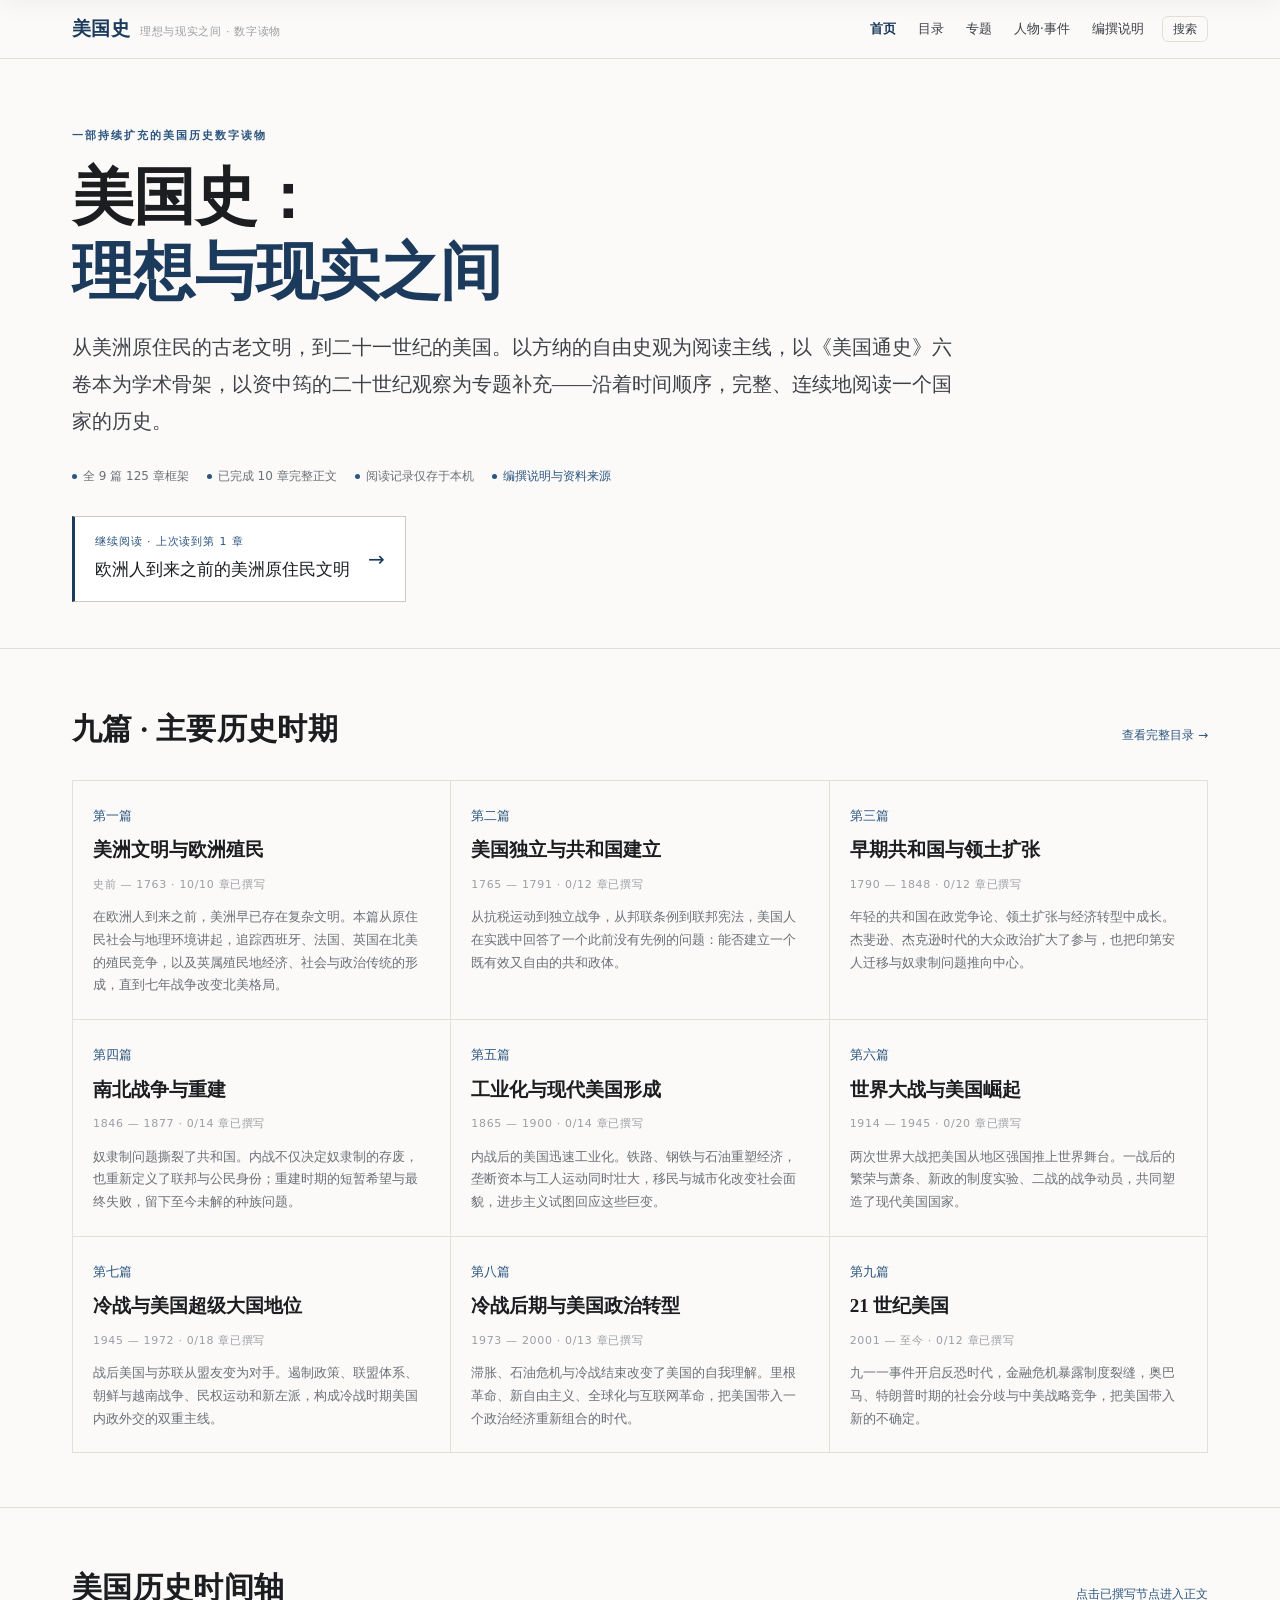
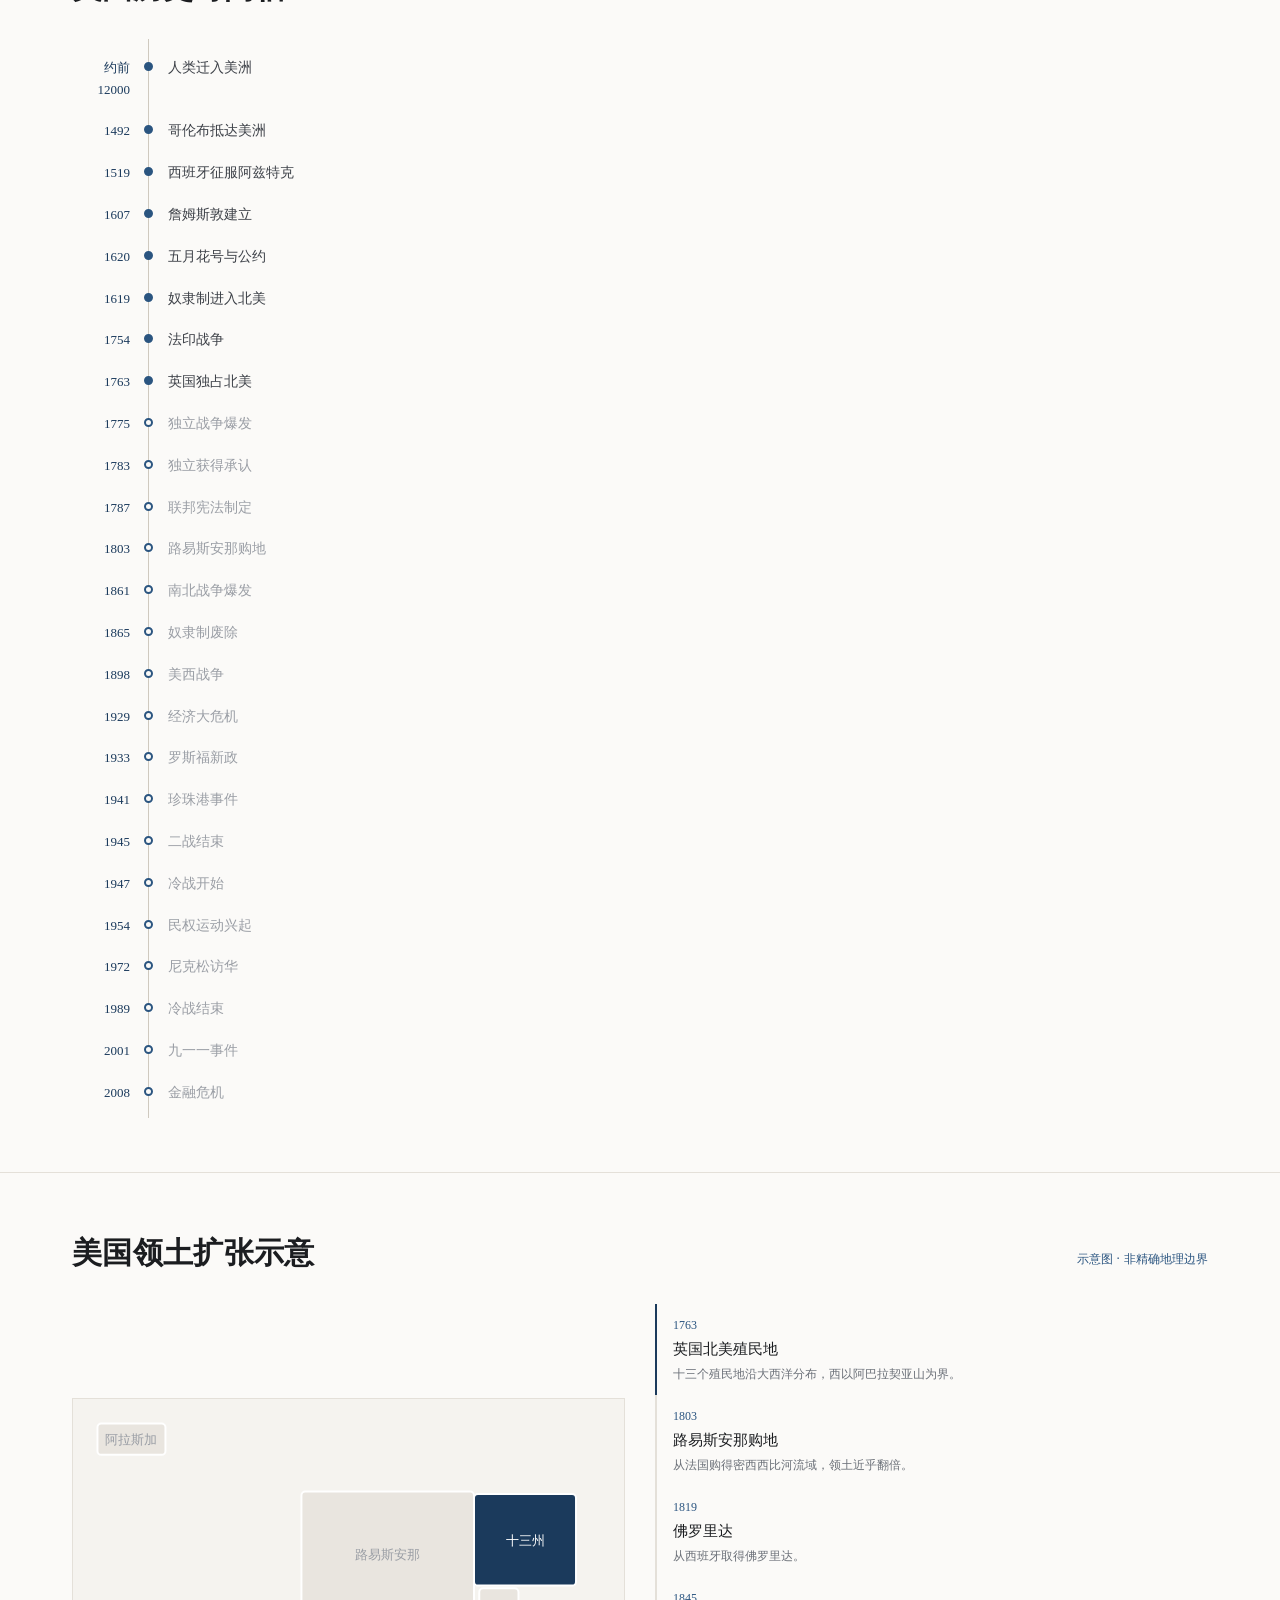
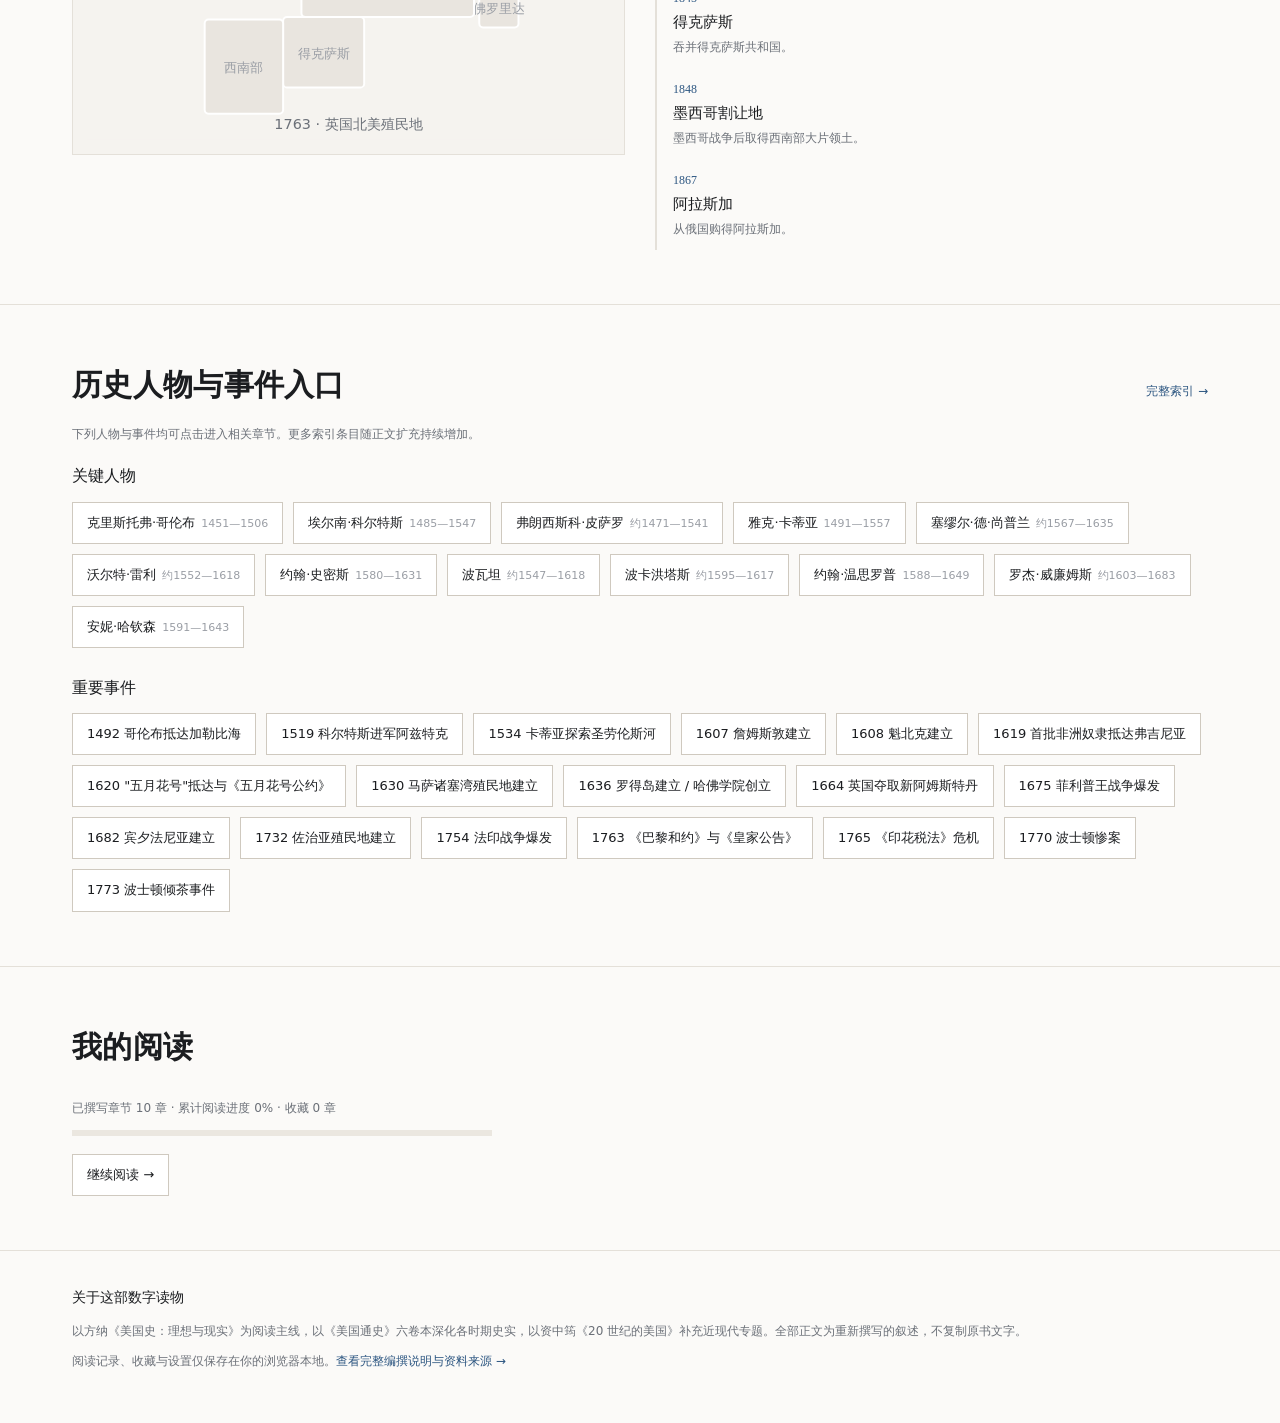
<file: index.html>
<!DOCTYPE html>
<html lang="zh-CN">
<head>
  <meta charset="UTF-8">
  <meta name="viewport" content="width=device-width, initial-scale=1.0">
  <title>美国史：理想与现实之间 · 数字读物</title>
  <meta name="description" content="一部以阅读为核心的美国历史数字读物，从美洲原住民社会到21世纪。">
  <link rel="stylesheet" href="css/style.css">
</head>
<body>
  <main>
    <!-- Hero -->
    <section class="hero">
      <div class="wrap">
        <div class="eyebrow">一部持续扩充的美国历史数字读物</div>
        <h1>美国史：<br><em>理想与现实之间</em></h1>
        <p class="lead">从美洲原住民的古老文明，到二十一世纪的美国。以方纳的自由史观为阅读主线，以《美国通史》六卷本为学术骨架，以资中筠的二十世纪观察为专题补充——沿着时间顺序，完整、连续地阅读一个国家的历史。</p>
        <div class="hero-meta">
          <span><i class="dot"></i> 全 9 篇 125 章框架</span>
          <span><i class="dot"></i> 已完成 10 章完整正文</span>
          <span><i class="dot"></i> 阅读记录仅存于本机</span>
          <span><i class="dot"></i> <a href="about.html" style="color:var(--navy-2)">编撰说明与资料来源</a></span>
        </div>
        <div id="continueBox"></div>
      </div>
    </section>

    <!-- 主要历史时期 -->
    <section class="section">
      <div class="wrap">
        <div class="section-head"><h2>九篇 · 主要历史时期</h2><a class="more" href="toc.html">查看完整目录 →</a></div>
        <div class="period-grid" id="periodGrid"></div>
      </div>
    </section>

    <!-- 时间轴 -->
    <section class="section">
      <div class="wrap">
        <div class="section-head"><h2>美国历史时间轴</h2><span class="more tiny muted">点击已撰写节点进入正文</span></div>
        <div class="timeline" id="timeline"></div>
      </div>
    </section>

    <!-- 疆域变化 -->
    <section class="section">
      <div class="wrap">
        <div class="section-head"><h2>美国领土扩张示意</h2><span class="more tiny muted">示意图 · 非精确地理边界</span></div>
        <div class="territory-layout">
          <div class="territory-map" id="territoryMap"></div>
          <div class="territory-list" id="territoryList"></div>
        </div>
      </div>
    </section>

    <!-- 人物与事件 -->
    <section class="section">
      <div class="wrap">
        <div class="section-head"><h2>历史人物与事件入口</h2><a class="more" href="indexes.html">完整索引 →</a></div>
        <p class="tiny muted" style="margin:-12px 0 18px">下列人物与事件均可点击进入相关章节。更多索引条目随正文扩充持续增加。</p>
        <div style="font-family:var(--font-serif);font-size:16px;margin-bottom:12px">关键人物</div>
        <div class="chip-grid" id="peopleChips"></div>
        <div style="font-family:var(--font-serif);font-size:16px;margin:26px 0 12px">重要事件</div>
        <div class="chip-grid" id="eventChips"></div>
      </div>
    </section>

    <!-- 阅读进度 -->
    <section class="section" style="border-bottom:none">
      <div class="wrap">
        <div class="section-head"><h2>我的阅读</h2></div>
        <p id="progressText" class="tiny muted"></p>
        <div style="height:6px;background:var(--paper-3);max-width:420px;margin:10px 0 18px"><div id="progressBar" style="height:100%;background:var(--navy);width:0"></div></div>
        <a href="toc.html" class="chip" style="display:inline-block">继续阅读 →</a>
      </div>
    </section>
  </main>
  <script src="js/data.js"></script>
  <script src="js/core.js"></script>
  <script src="js/home.js"></script>
</body>
</html>
</file>
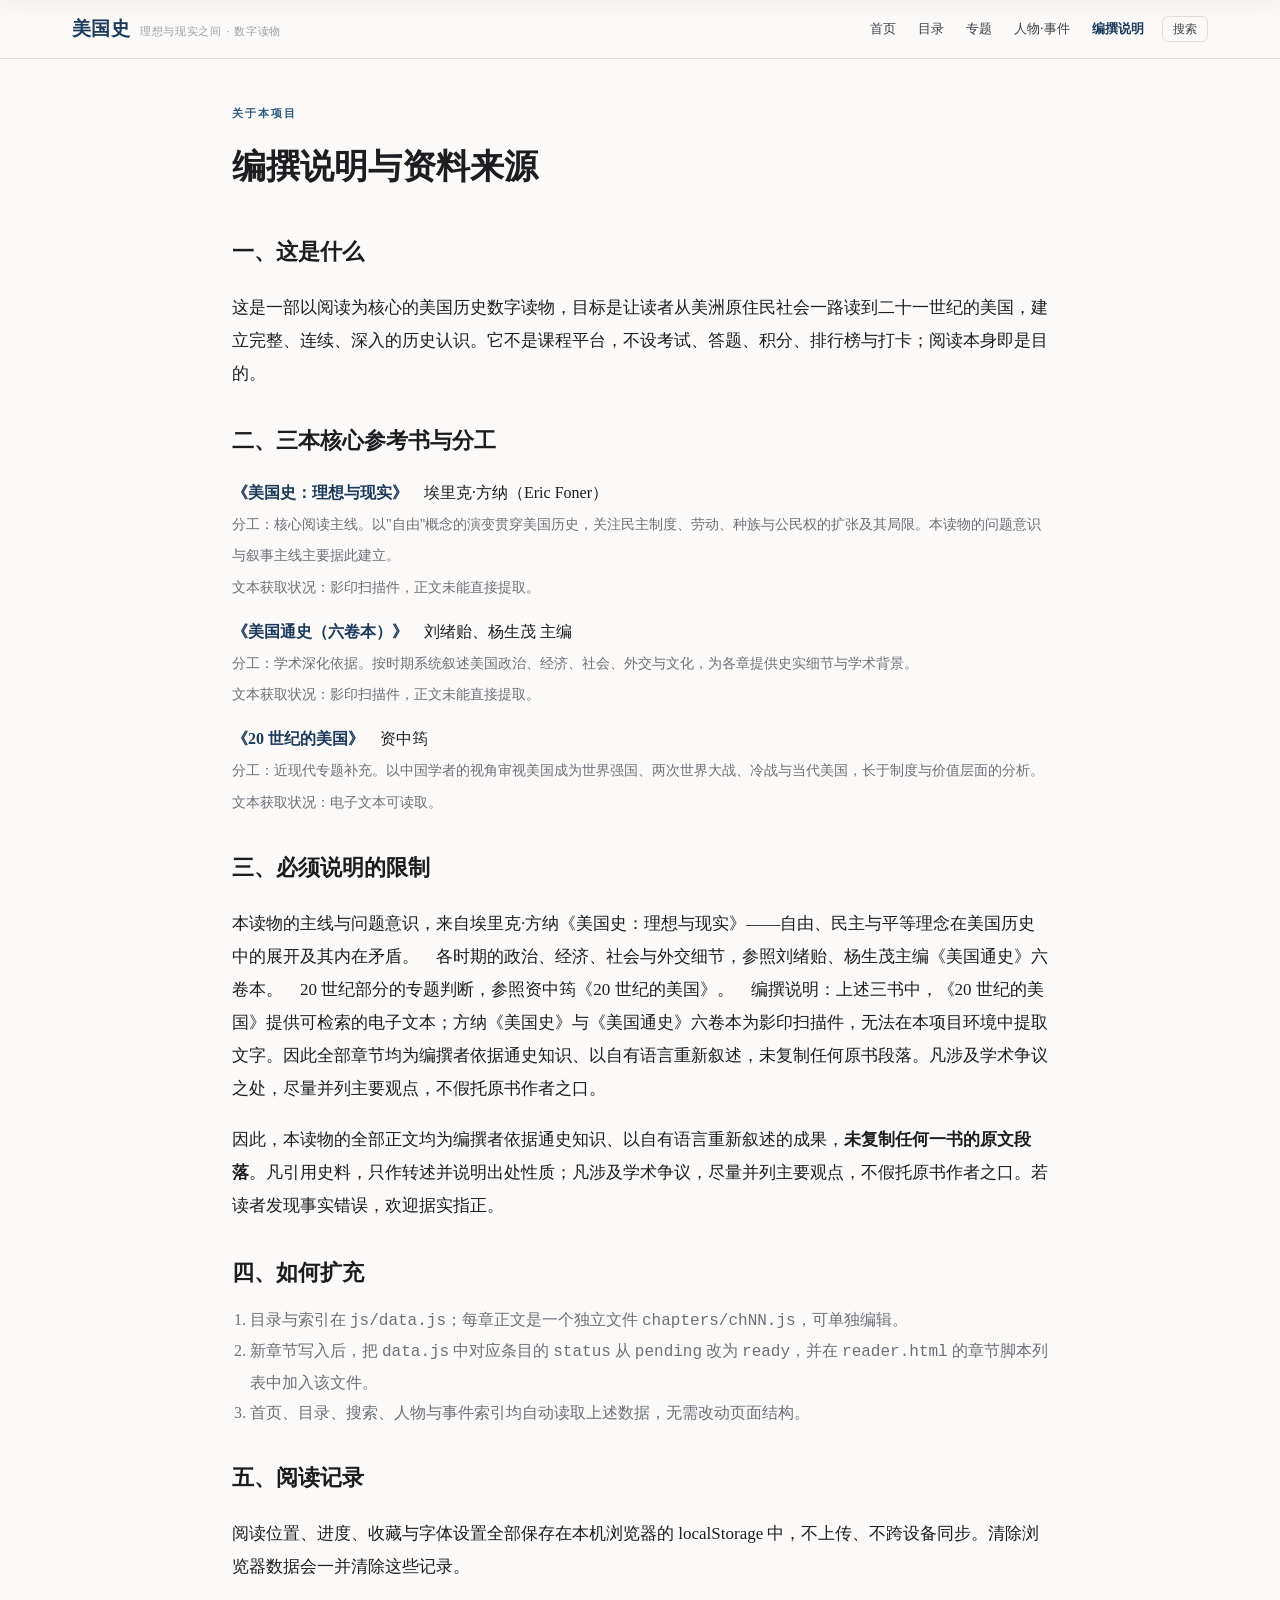
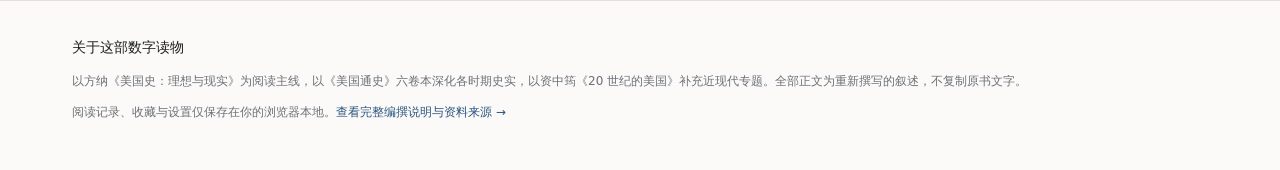
<file: about.html>
<!DOCTYPE html>
<html lang="zh-CN">
<head><meta charset="UTF-8"><meta name="viewport" content="width=device-width, initial-scale=1.0">
<title>编撰说明 · 美国史：理想与现实之间</title><link rel="stylesheet" href="css/style.css"></head>
<body>
<div class="narrow" style="padding-top:44px;font-family:var(--font-serif);font-size:17px;line-height:1.95">
  <div class="eyebrow">关于本项目</div>
  <h1 style="font-family:var(--font-serif);font-size:34px;margin:10px 0 26px">编撰说明与资料来源</h1>

  <h2 style="font-size:22px;margin:30px 0 10px">一、这是什么</h2>
  <p>这是一部以阅读为核心的美国历史数字读物，目标是让读者从美洲原住民社会一路读到二十一世纪的美国，建立完整、连续、深入的历史认识。它不是课程平台，不设考试、答题、积分、排行榜与打卡；阅读本身即是目的。</p>

  <h2 style="font-size:22px;margin:30px 0 10px">二、三本核心参考书与分工</h2>
  <div id="booksBox"></div>

  <h2 style="font-size:22px;margin:30px 0 10px">三、必须说明的限制</h2>
  <p id="accessNote"></p>
  <p>因此，本读物的全部正文均为编撰者依据通史知识、以自有语言重新叙述的成果，<strong>未复制任何一书的原文段落</strong>。凡引用史料，只作转述并说明出处性质；凡涉及学术争议，尽量并列主要观点，不假托原书作者之口。若读者发现事实错误，欢迎据实指正。</p>

  <h2 style="font-size:22px;margin:30px 0 10px">四、如何扩充</h2>
  <div class="build-note" style="font-family:var(--font-serif);font-size:16px">
    <ol>
      <li>目录与索引在 <code>js/data.js</code>；每章正文是一个独立文件 <code>chapters/chNN.js</code>，可单独编辑。</li>
      <li>新章节写入后，把 <code>data.js</code> 中对应条目的 <code>status</code> 从 <code>pending</code> 改为 <code>ready</code>，并在 <code>reader.html</code> 的章节脚本列表中加入该文件。</li>
      <li>首页、目录、搜索、人物与事件索引均自动读取上述数据，无需改动页面结构。</li>
    </ol>
  </div>

  <h2 style="font-size:22px;margin:30px 0 10px">五、阅读记录</h2>
  <p>阅读位置、进度、收藏与字体设置全部保存在本机浏览器的 localStorage 中，不上传、不跨设备同步。清除浏览器数据会一并清除这些记录。</p>
</div>
<script src="js/data.js"></script>
<script src="js/core.js"></script>
<script>
(function(){
  var D=window.US_HISTORY, C=window.Core, esc=C.escapeHtml;
  C.renderHeader('about'); C.renderFooter();
  document.getElementById('booksBox').innerHTML=D.books.map(function(b){
    return '<p style="font-size:16px;margin:14px 0"><strong style="color:var(--navy)">《'+esc(b.title)+'》</strong>　'+esc(b.author)+
      '<br><span style="font-size:14px;color:var(--ink-3)">分工：'+esc(b.role)+'。'+esc(b.desc)+
      '<br>文本获取状况：'+esc(b.access)+'。</span></p>';
  }).join('');
  document.getElementById('accessNote').textContent=D.site.sourceNote.join('　');
})();
</script>
</body></html>
</file>
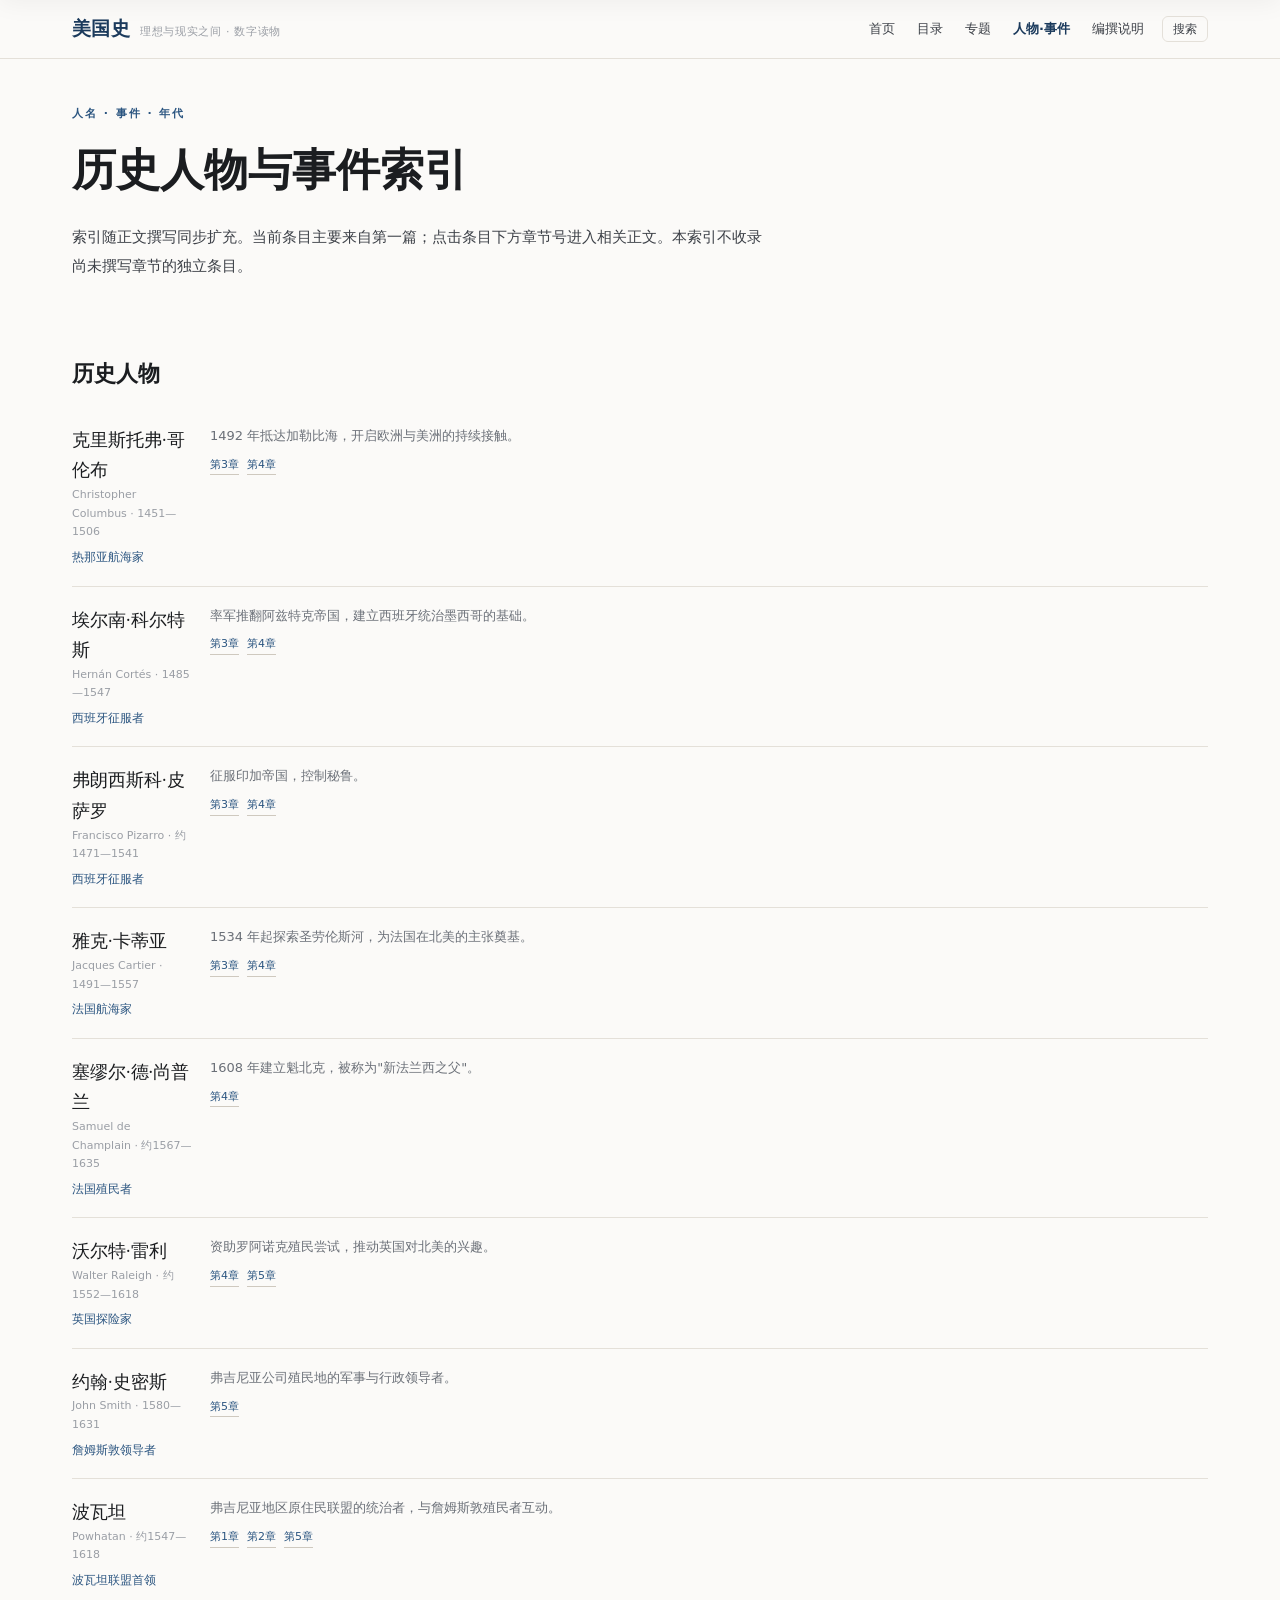
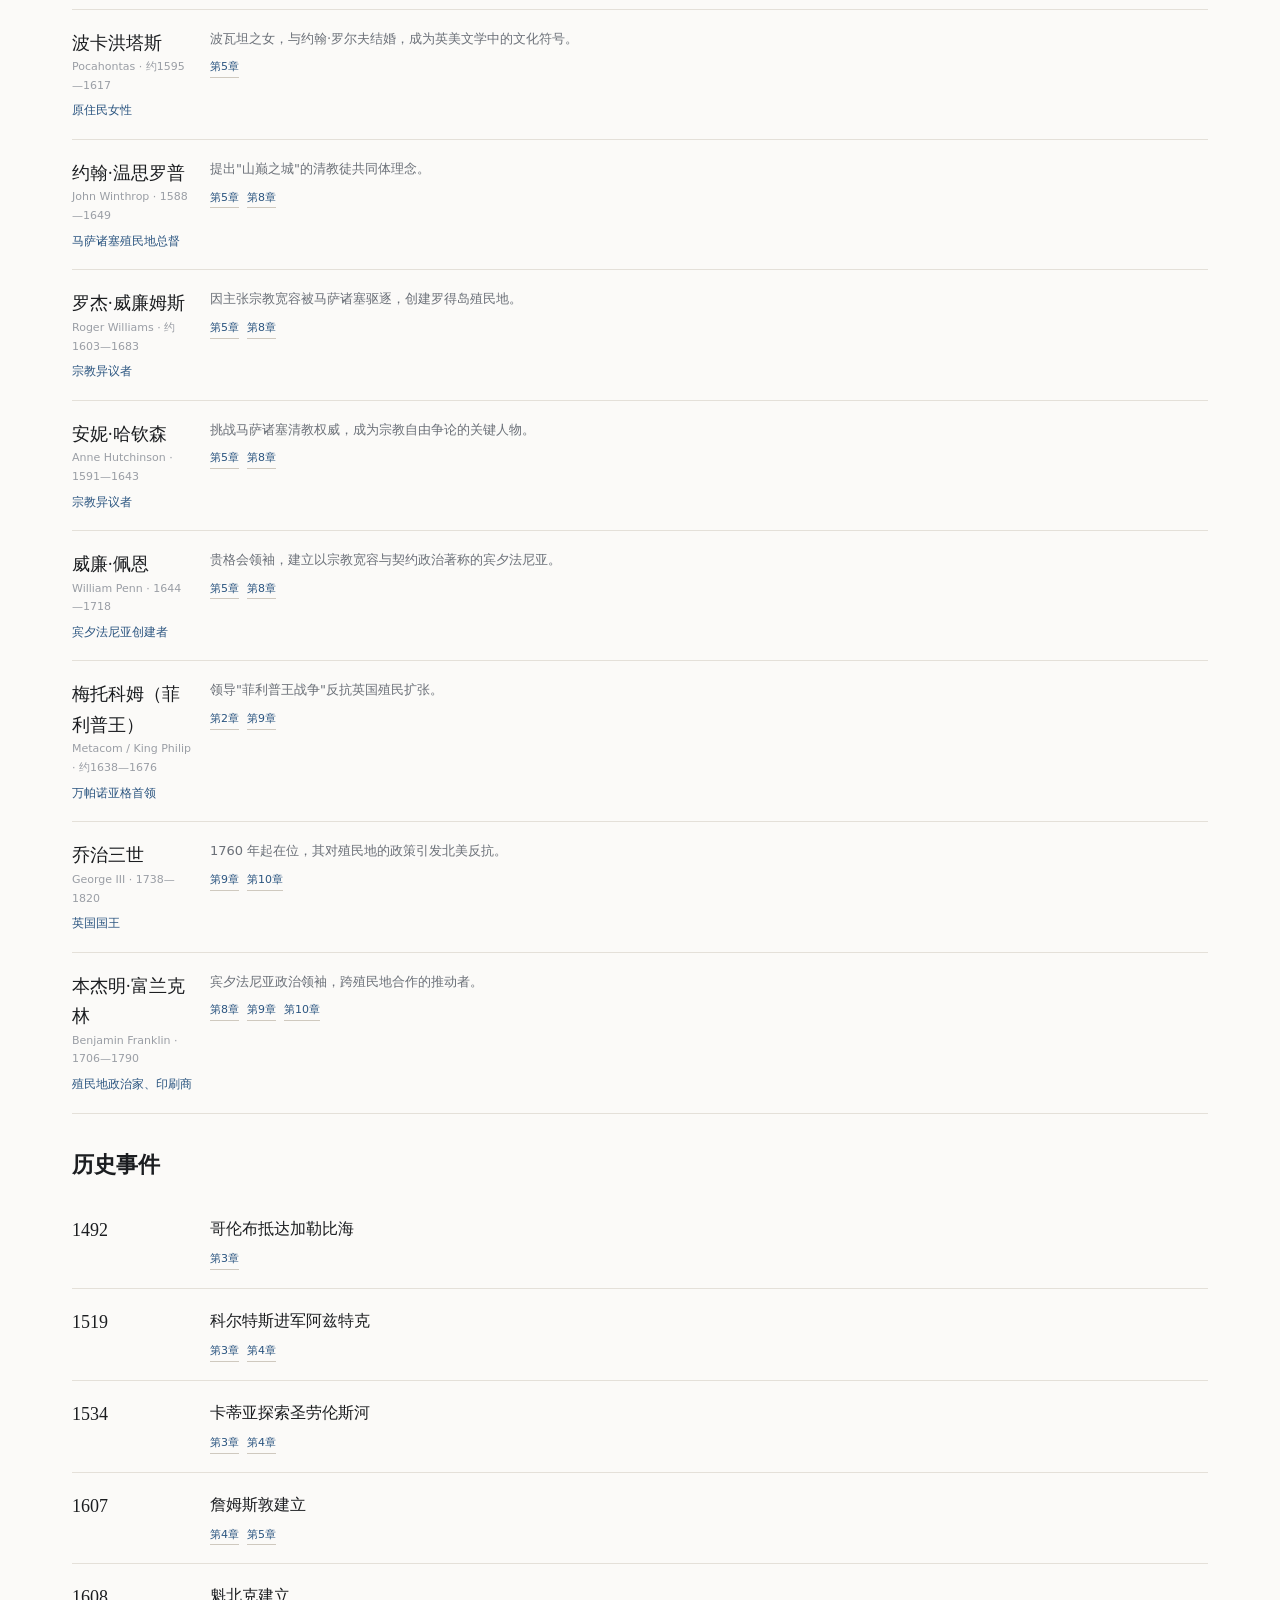
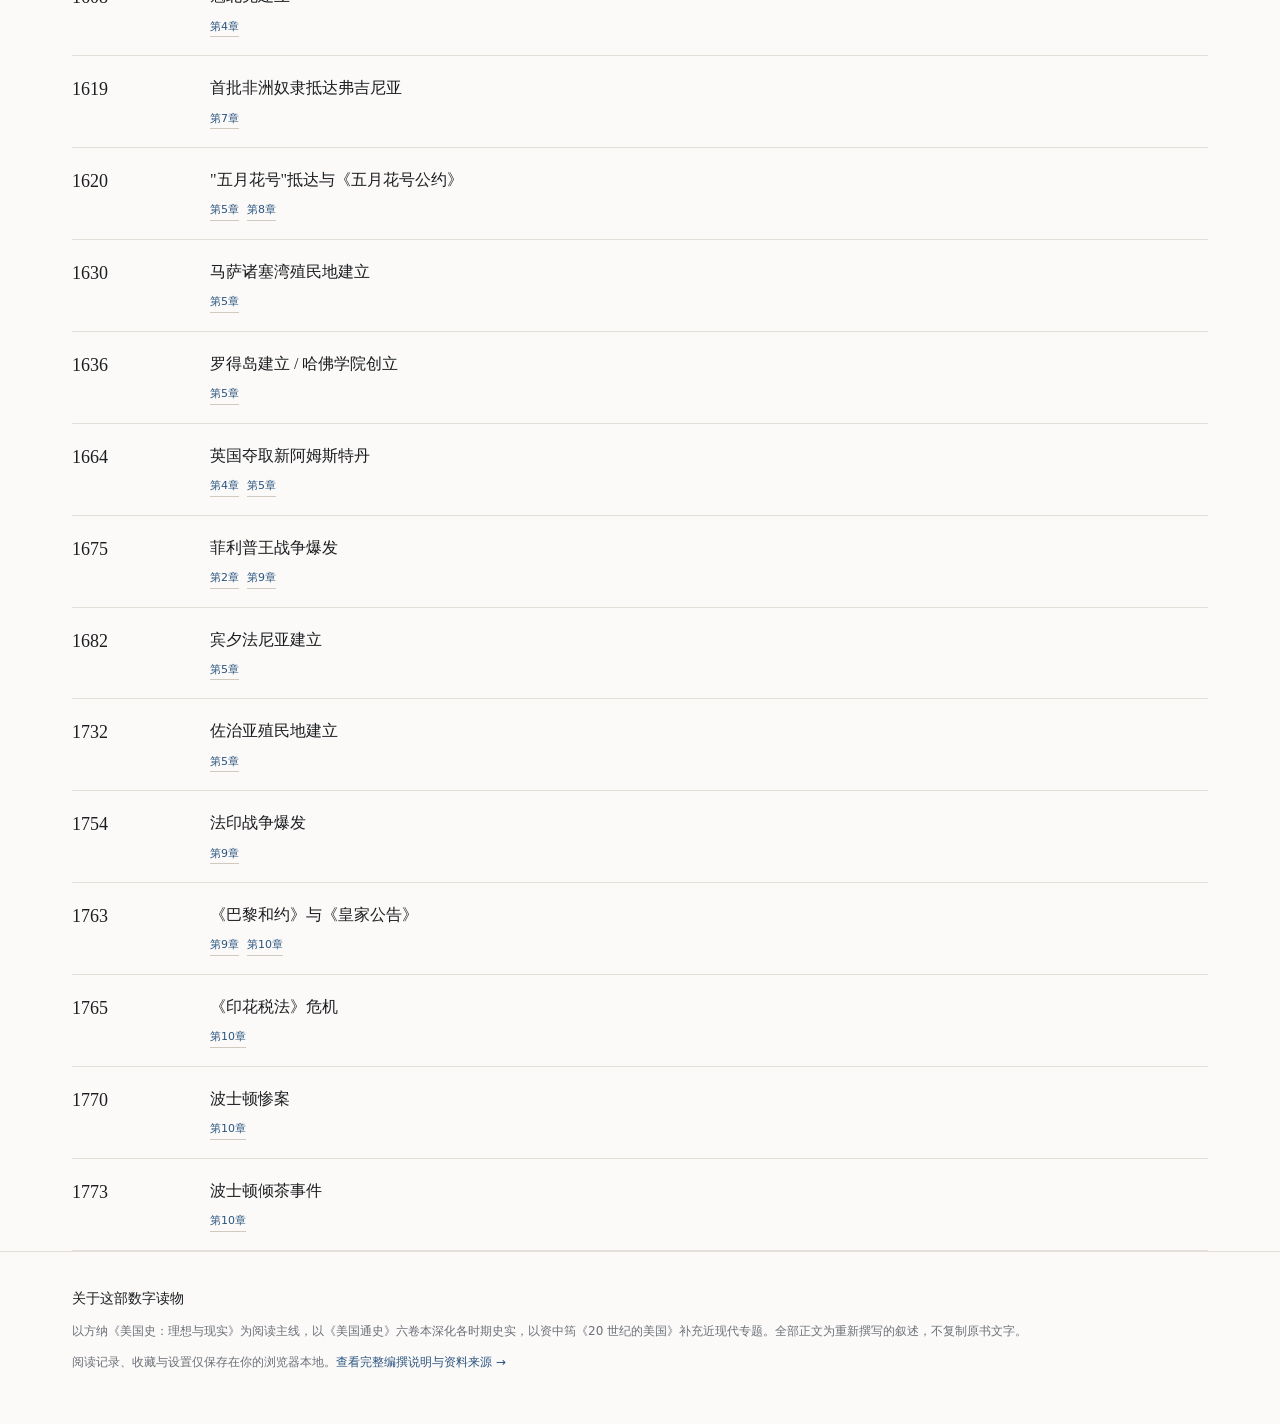
<file: indexes.html>
<!DOCTYPE html>
<html lang="zh-CN">
<head><meta charset="UTF-8"><meta name="viewport" content="width=device-width, initial-scale=1.0">
<title>人物与事件索引 · 美国史：理想与现实之间</title><link rel="stylesheet" href="css/style.css"></head>
<body>
<div class="wrap">
  <div class="toc-hero">
    <div class="eyebrow">人名 · 事件 · 年代</div>
    <h1>历史人物与事件索引</h1>
    <p>索引随正文撰写同步扩充。当前条目主要来自第一篇；点击条目下方章节号进入相关正文。本索引不收录尚未撰写章节的独立条目。</p>
  </div>
  <div id="indexRoot"></div>
</div>
<script src="js/data.js"></script>
<script src="js/core.js"></script>
<script>
(function(){
  var D=window.US_HISTORY, C=window.Core, esc=C.escapeHtml;
  C.renderHeader('index'); C.renderFooter();
  var chLinks=function(ids){
    return ids.filter(function(id){var c=D.getChapter(id);return c&&c.meta.status==='ready';})
      .map(function(id){return '<a href="'+C.chapterUrl(id)+'">第'+id+'章</a>';}).join('');
  };
  var peopleHtml=D.people.filter(function(p){return chLinks(p.chapters);}).map(function(p){
    return '<article class="index-card"><div><div class="ix-name">'+esc(p.name)+'</div>'+
      '<div class="ix-en">'+esc(p.en)+' · '+esc(p.years)+'</div>'+
      '<div class="ix-role">'+esc(p.role)+'</div></div><div><p>'+esc(p.desc)+'</p>'+
      '<div class="ix-links">'+chLinks(p.chapters)+'</div></div></article>';
  }).join('');
  var eventsHtml=D.events.filter(function(e){return chLinks(e.chapters);}).map(function(e){
    return '<article class="index-card"><div><div class="ix-name">'+esc(e.year)+'</div></div>'+
      '<div><div style="font-family:var(--font-serif);font-size:16px">'+esc(e.name)+'</div>'+
      '<div class="ix-links" style="margin-top:8px">'+chLinks(e.chapters)+'</div></div></article>';
  }).join('');
  document.getElementById('indexRoot').innerHTML=
    '<h2 class="index-group-title">历史人物</h2>'+peopleHtml+
    '<h2 class="index-group-title">历史事件</h2>'+eventsHtml;
})();
</script>
</body></html>
</file>
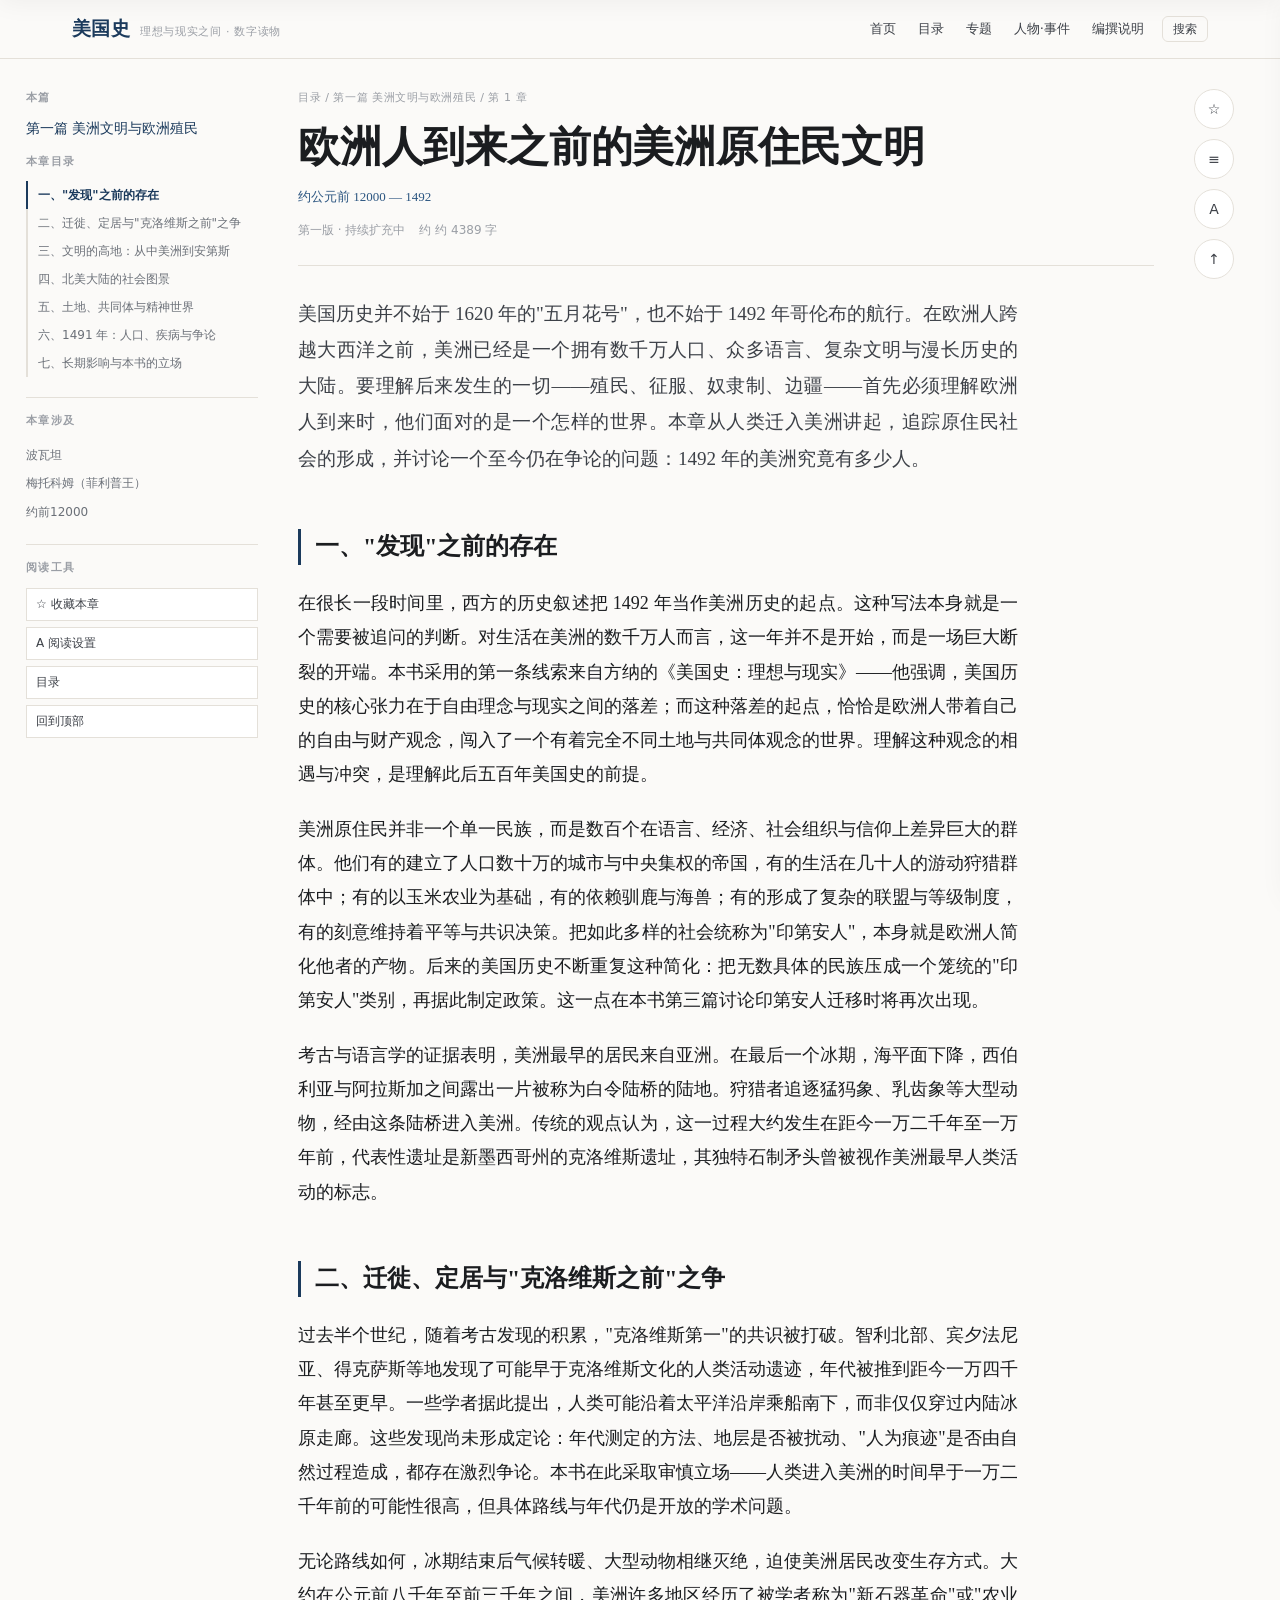
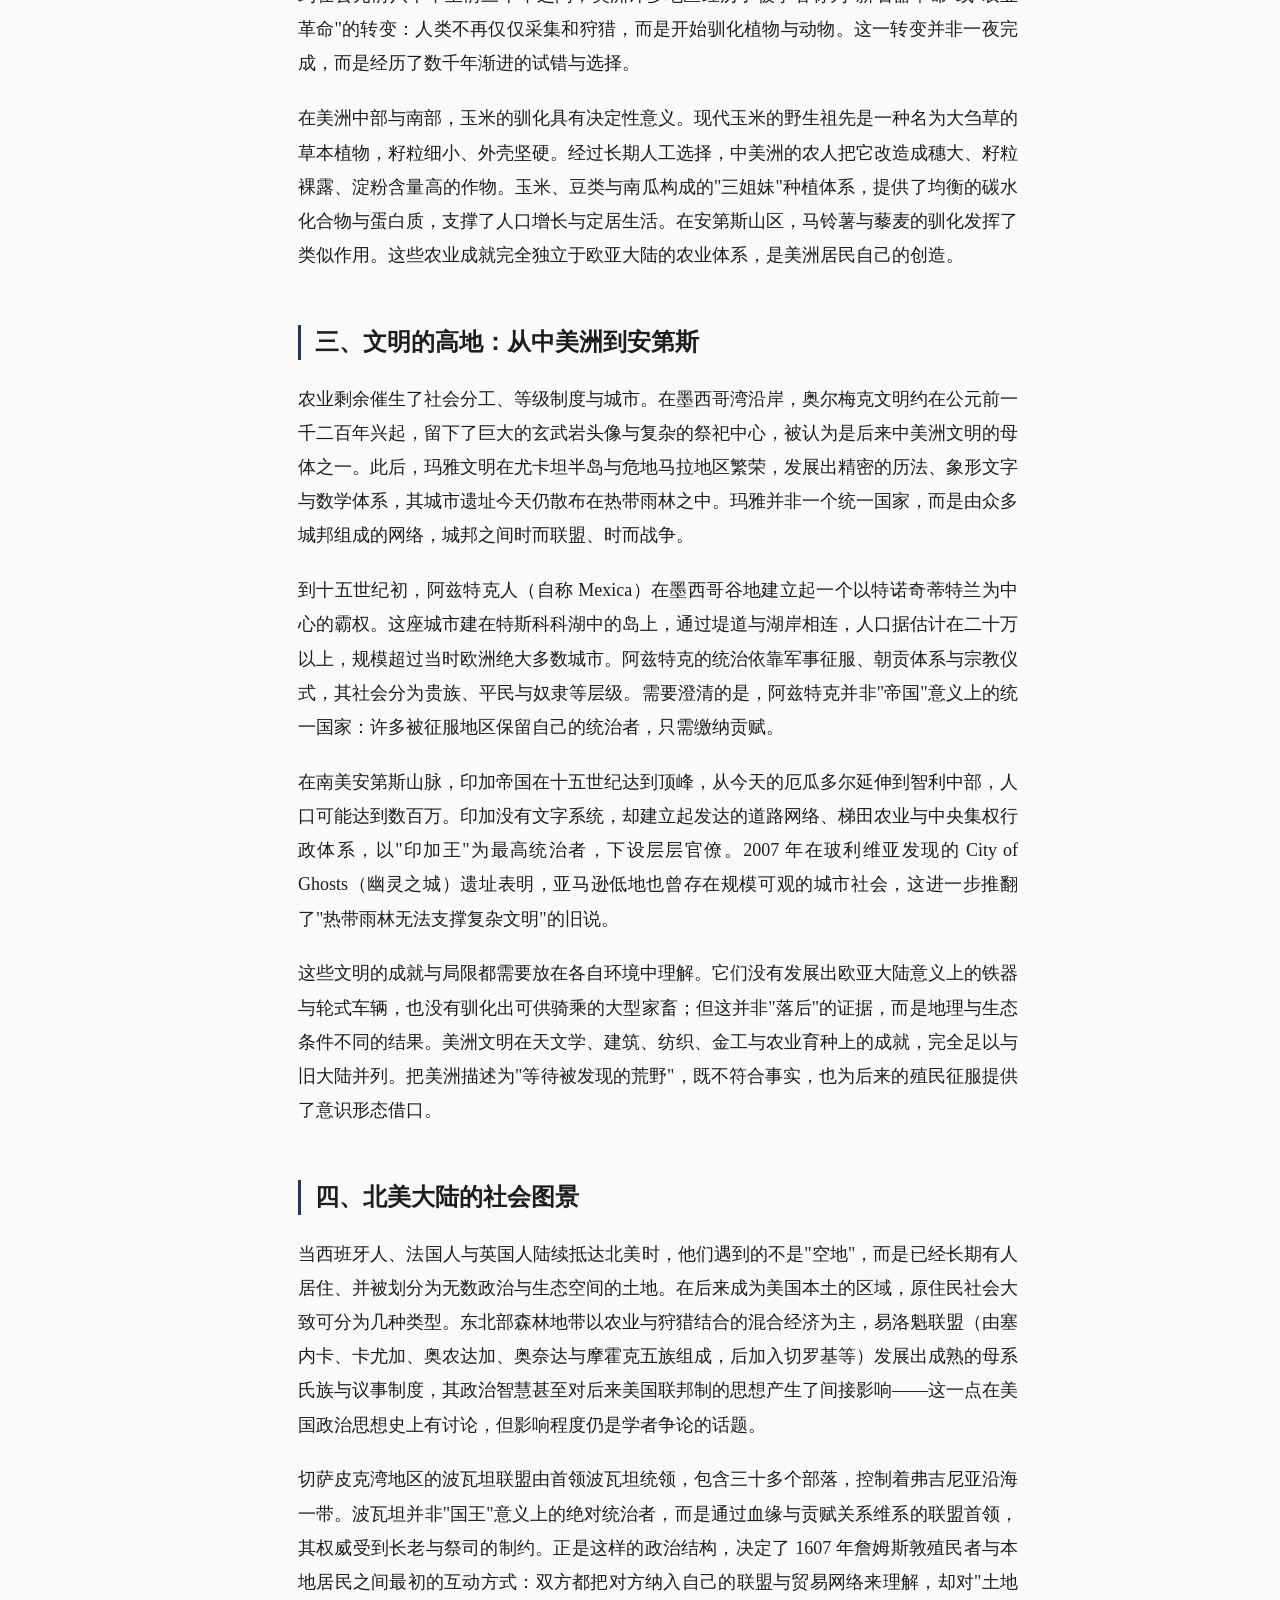
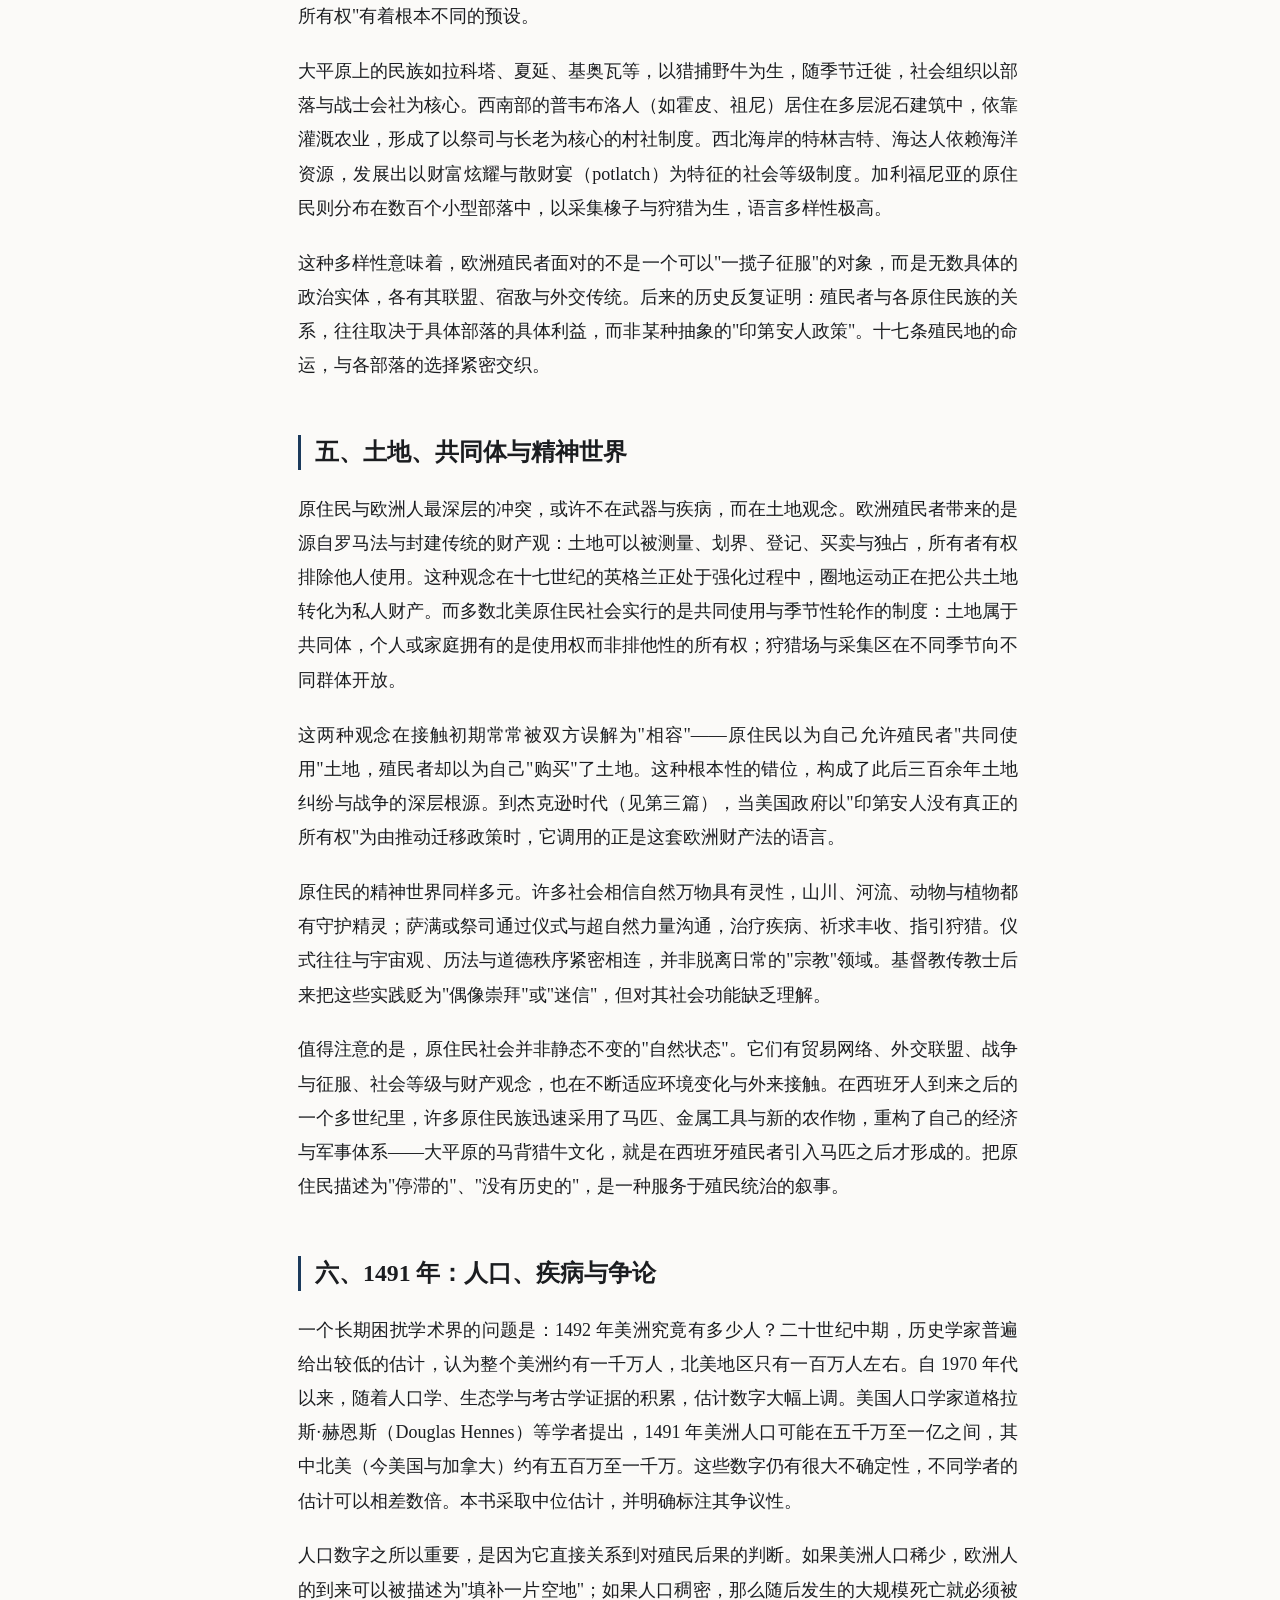
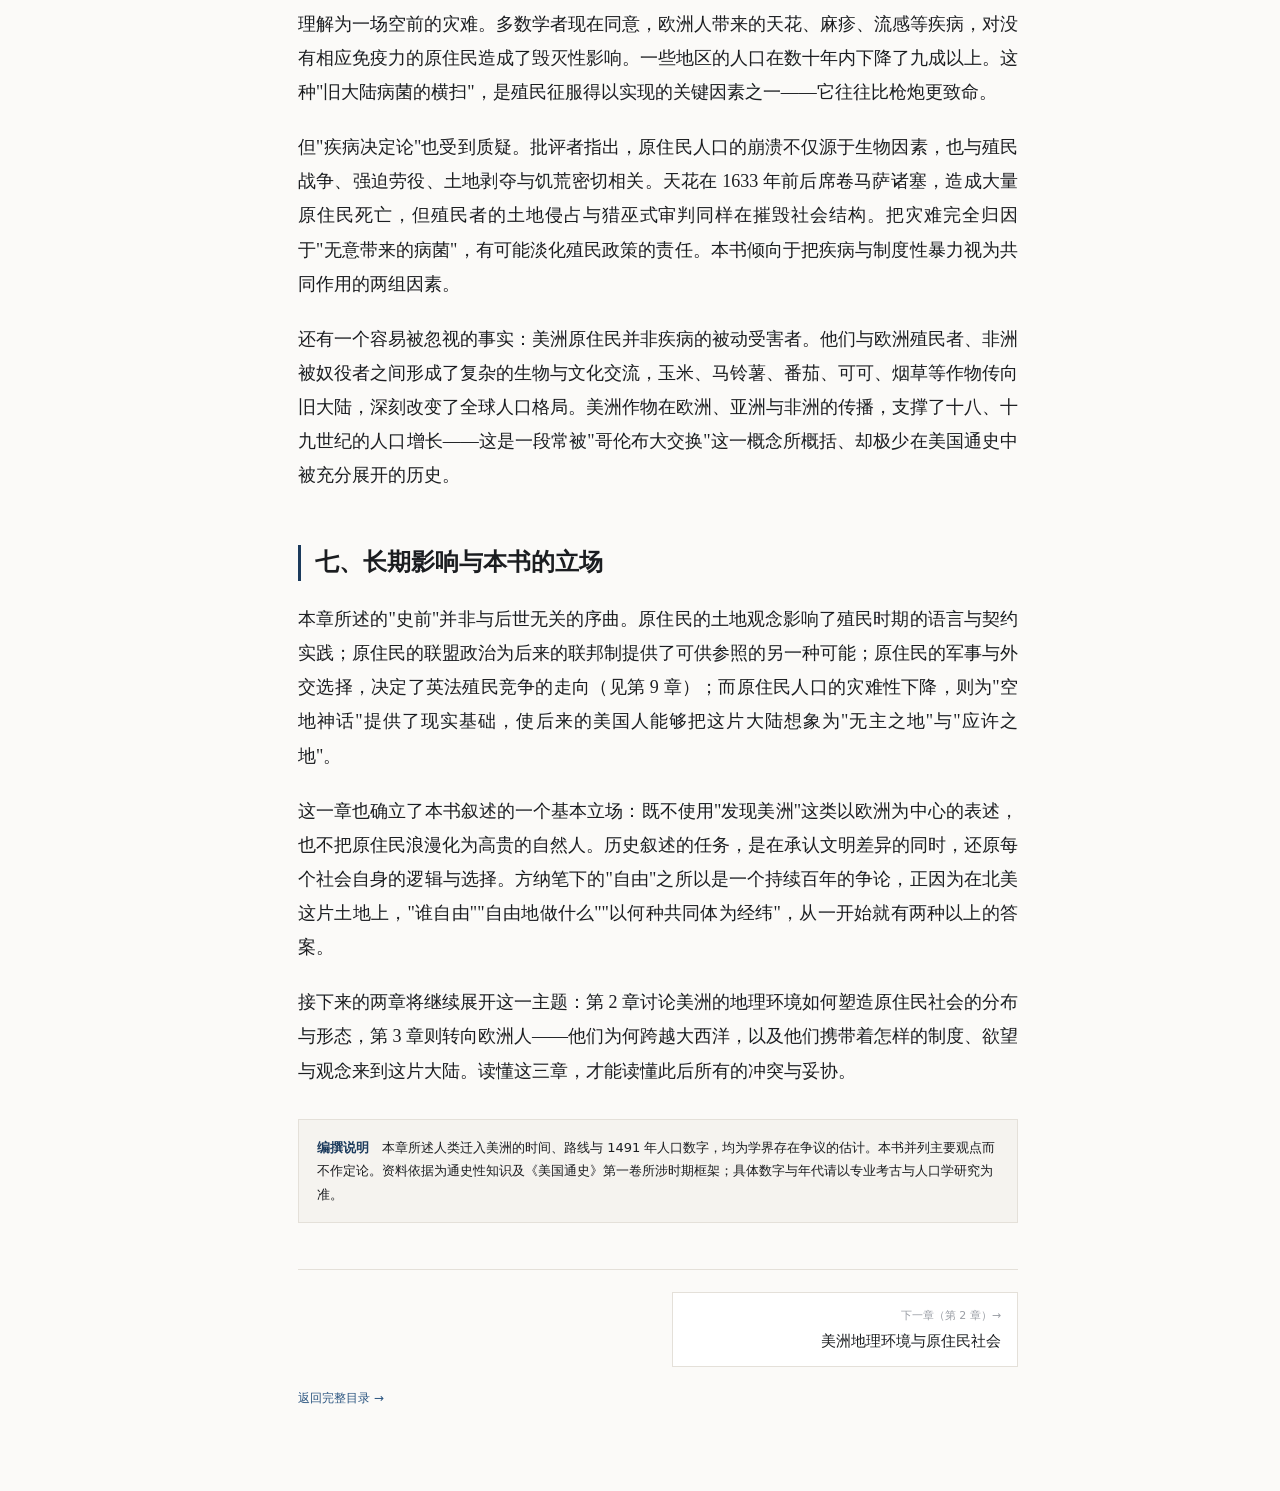
<file: reader.html>
<!DOCTYPE html>
<html lang="zh-CN">
<head>
<meta charset="UTF-8"><meta name="viewport" content="width=device-width, initial-scale=1.0">
<title>阅读 · 美国史：理想与现实之间</title>
<link rel="stylesheet" href="css/style.css">
</head>
<body>
<div class="reader-shell">
  <aside class="reader-aside" id="readerAside"></aside>
  <main class="reader-main" id="readerMain">
    <button class="icon-btn mobile-toc-btn" id="mobileTocBtn">本章目录 / 工具</button>
    <div id="articleRoot"></div>
  </main>
  <div class="reader-tools-rail">
    <button id="railFav" title="收藏本章">☆</button>
    <button id="railToc" title="本章目录">≡</button>
    <button id="railSet" title="阅读设置">A</button>
    <button id="railTop" title="回到顶部">↑</button>
  </div>
</div>

<div class="overlay" id="drawerOverlay"></div>
<aside class="settings-panel" id="settingsPanel">
  <h3>阅读设置</h3>
  <div class="setting-row">
    <label>正文字号 <span class="val" id="sizeVal">18px</span></label>
    <input type="range" id="setSize" min="15" max="24" step="1">
  </div>
  <div class="setting-row">
    <label>行距 <span class="val" id="lineVal">1.9</span></label>
    <input type="range" id="setLine" min="1.5" max="2.3" step="0.1">
  </div>
  <div class="setting-row">
    <label>阅读宽度 <span class="val" id="widthVal">720px</span></label>
    <input type="range" id="setWidth" min="560" max="940" step="20">
  </div>
  <button class="icon-btn" id="resetSettings" style="width:100%;padding:10px">恢复默认</button>
  <p class="settings-note">设置仅保存在本机浏览器。移动端屏幕已自动适配，宽度设置主要在桌面端生效。</p>
</aside>

<!-- 章节脚本：新增章节时在此追加一行 -->
<script src="js/data.js"></script>
<script src="chapters/ch01.js"></script>
<script src="chapters/ch02.js"></script>
<script src="chapters/ch03.js"></script>
<script src="chapters/ch04.js"></script>
<script src="chapters/ch05.js"></script>
<script src="chapters/ch06.js"></script>
<script src="chapters/ch07.js"></script>
<script src="chapters/ch08.js"></script>
<script src="chapters/ch09.js"></script>
<script src="chapters/ch10.js"></script>
<script src="js/core.js"></script>
<script src="js/reader.js"></script>
</body>
</html>
</file>
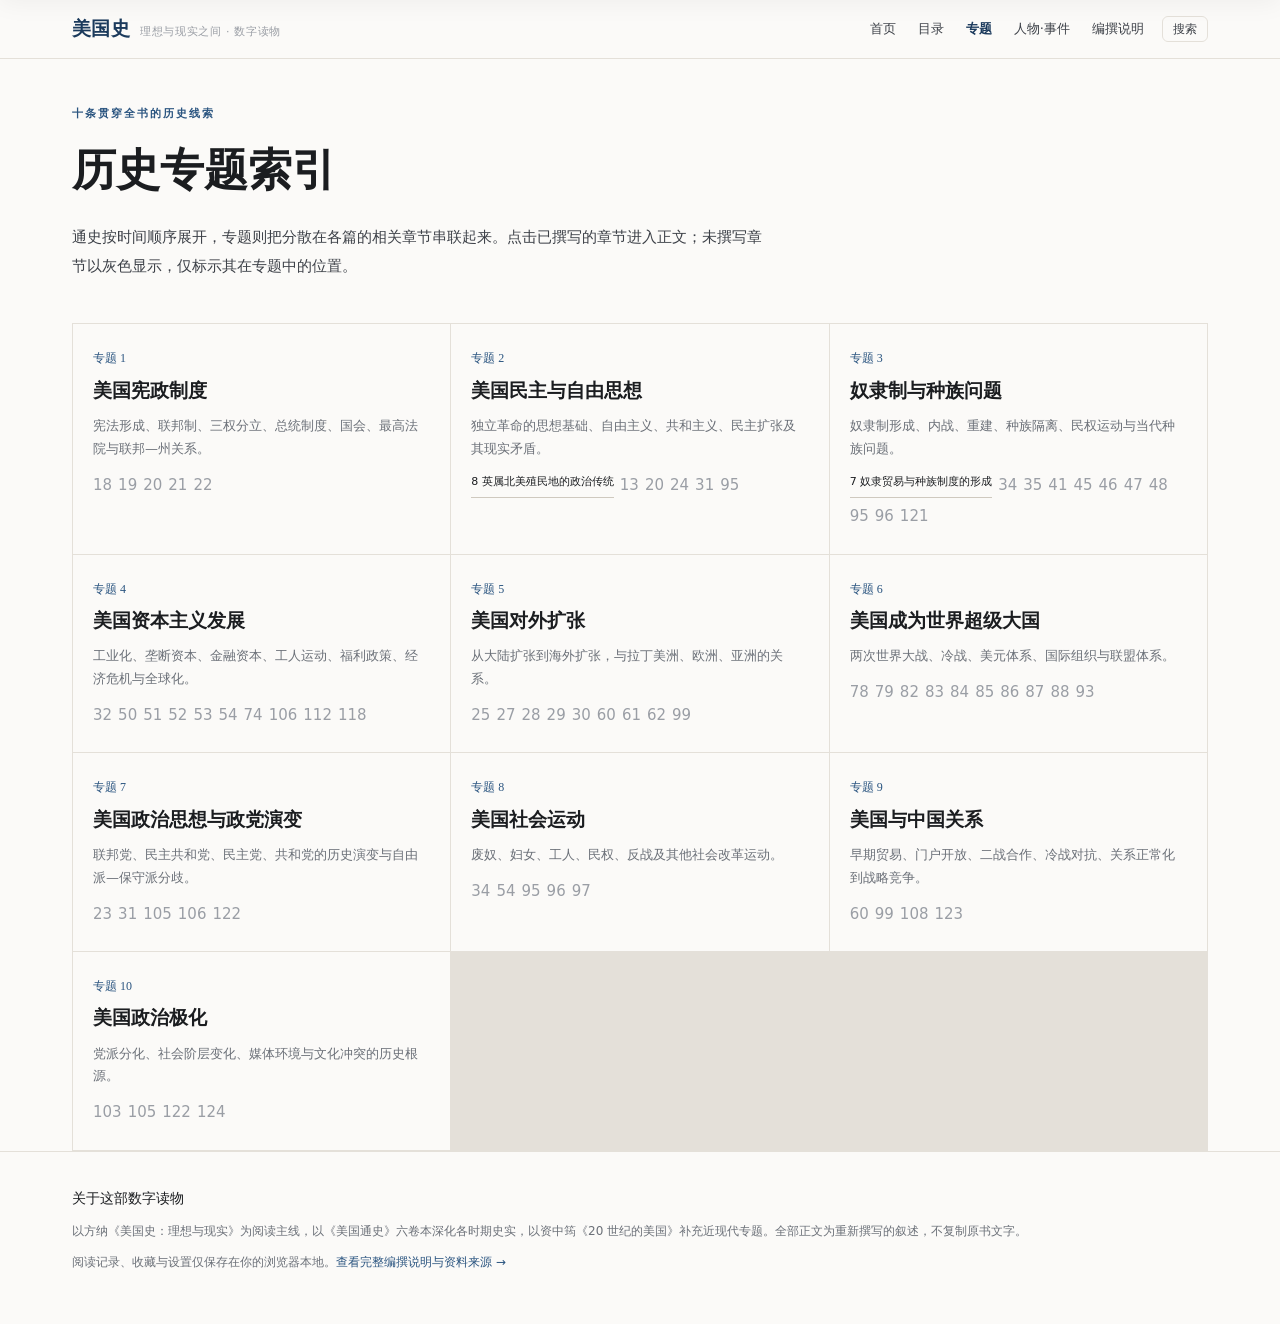
<file: themes.html>
<!DOCTYPE html>
<html lang="zh-CN">
<head><meta charset="UTF-8"><meta name="viewport" content="width=device-width, initial-scale=1.0">
<title>历史专题 · 美国史：理想与现实之间</title><link rel="stylesheet" href="css/style.css"></head>
<body>
<div class="wrap">
  <div class="toc-hero">
    <div class="eyebrow">十条贯穿全书的历史线索</div>
    <h1>历史专题索引</h1>
    <p>通史按时间顺序展开，专题则把分散在各篇的相关章节串联起来。点击已撰写的章节进入正文；未撰写章节以灰色显示，仅标示其在专题中的位置。</p>
  </div>
  <div class="theme-list" id="themeRoot"></div>
</div>
<script src="js/data.js"></script>
<script src="js/core.js"></script>
<script>
(function(){
  var D=window.US_HISTORY, C=window.Core;
  C.renderHeader('themes'); C.renderFooter();
  document.getElementById('themeRoot').innerHTML = D.themes.map(function(t,i){
    var links=t.chapters.map(function(id){
      var ch=D.getChapter(id), ok=ch&&ch.meta.status==='ready';
      return ok?'<a href="'+C.chapterUrl(id)+'">'+id+' '+ch.meta.title+'</a>':'<span class="off">'+id+'</span>';
    }).join('');
    return '<article class="theme-item"><div class="th-no">专题 '+(i+1)+'</div>'+
      '<h3>'+t.title+'</h3><p>'+t.desc+'</p><div class="th-links">'+links+'</div></article>';
  }).join('');
})();
</script>
</body></html>
</file>
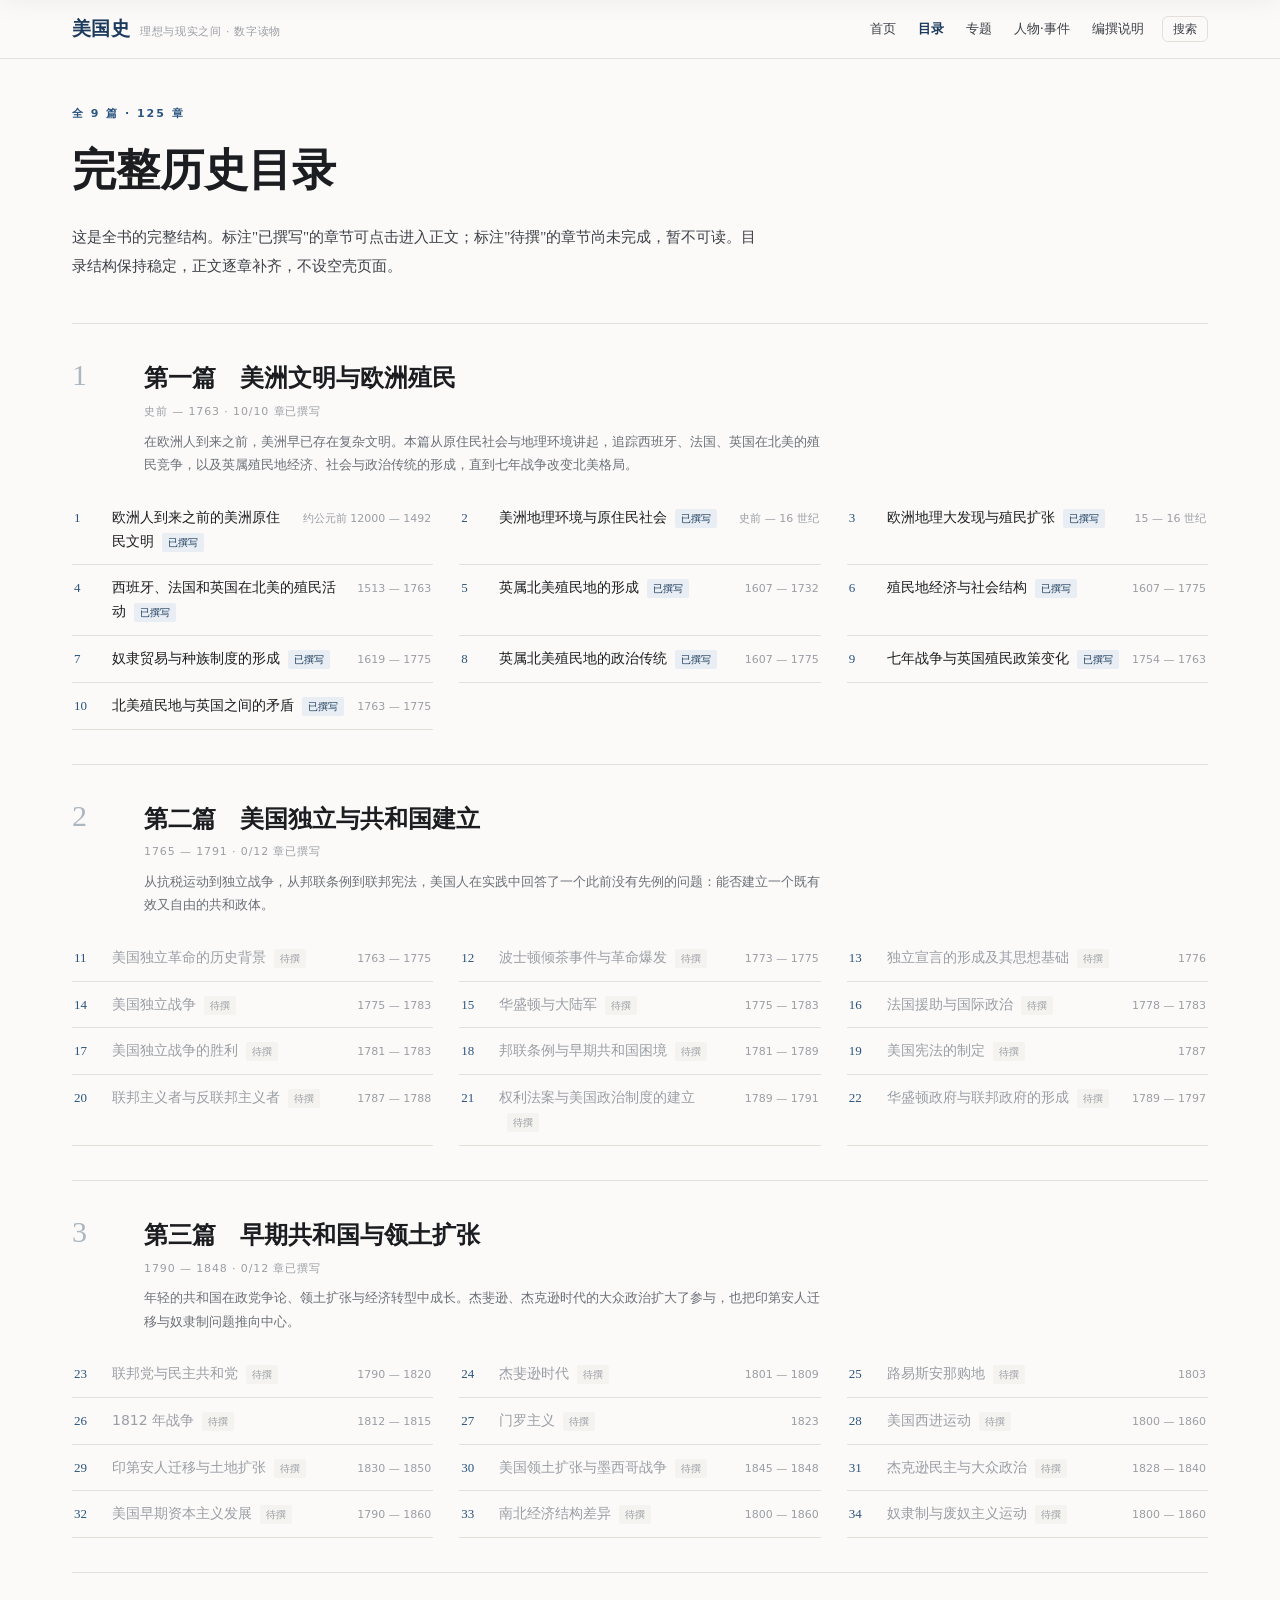
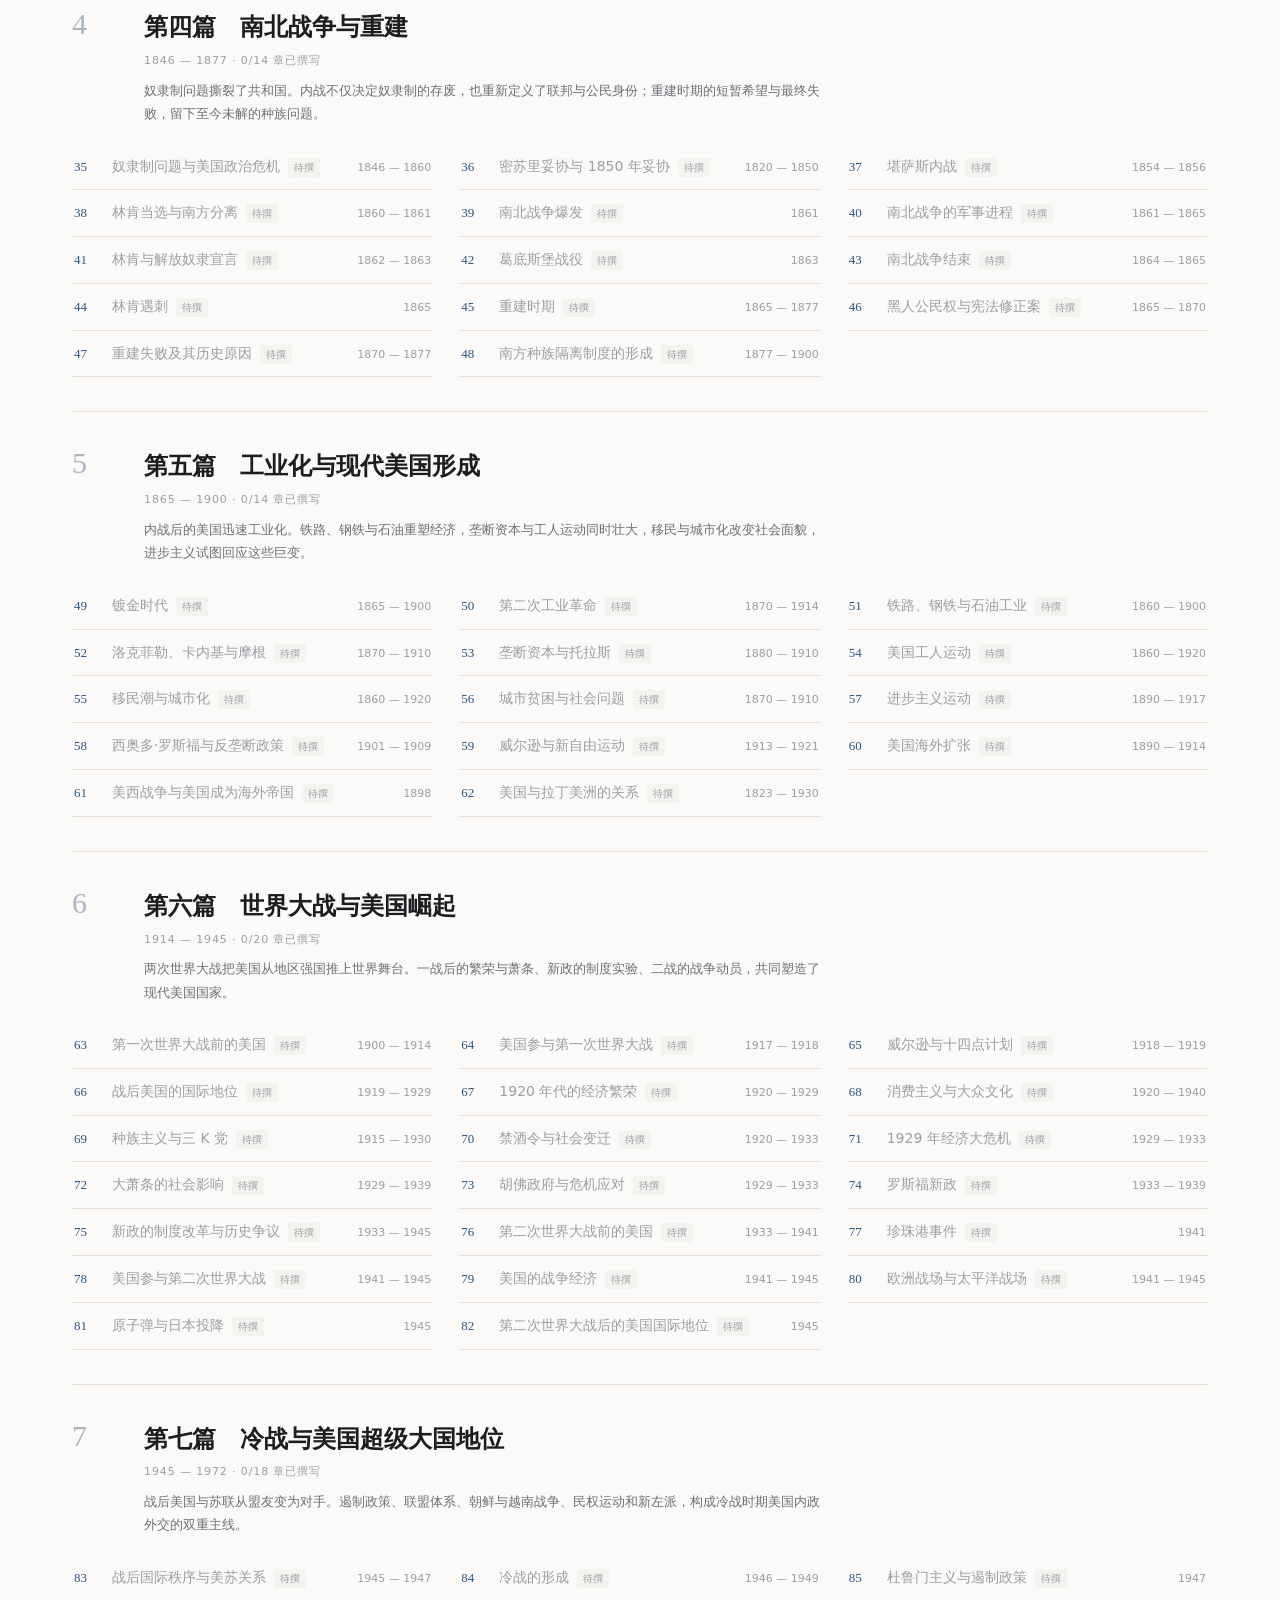
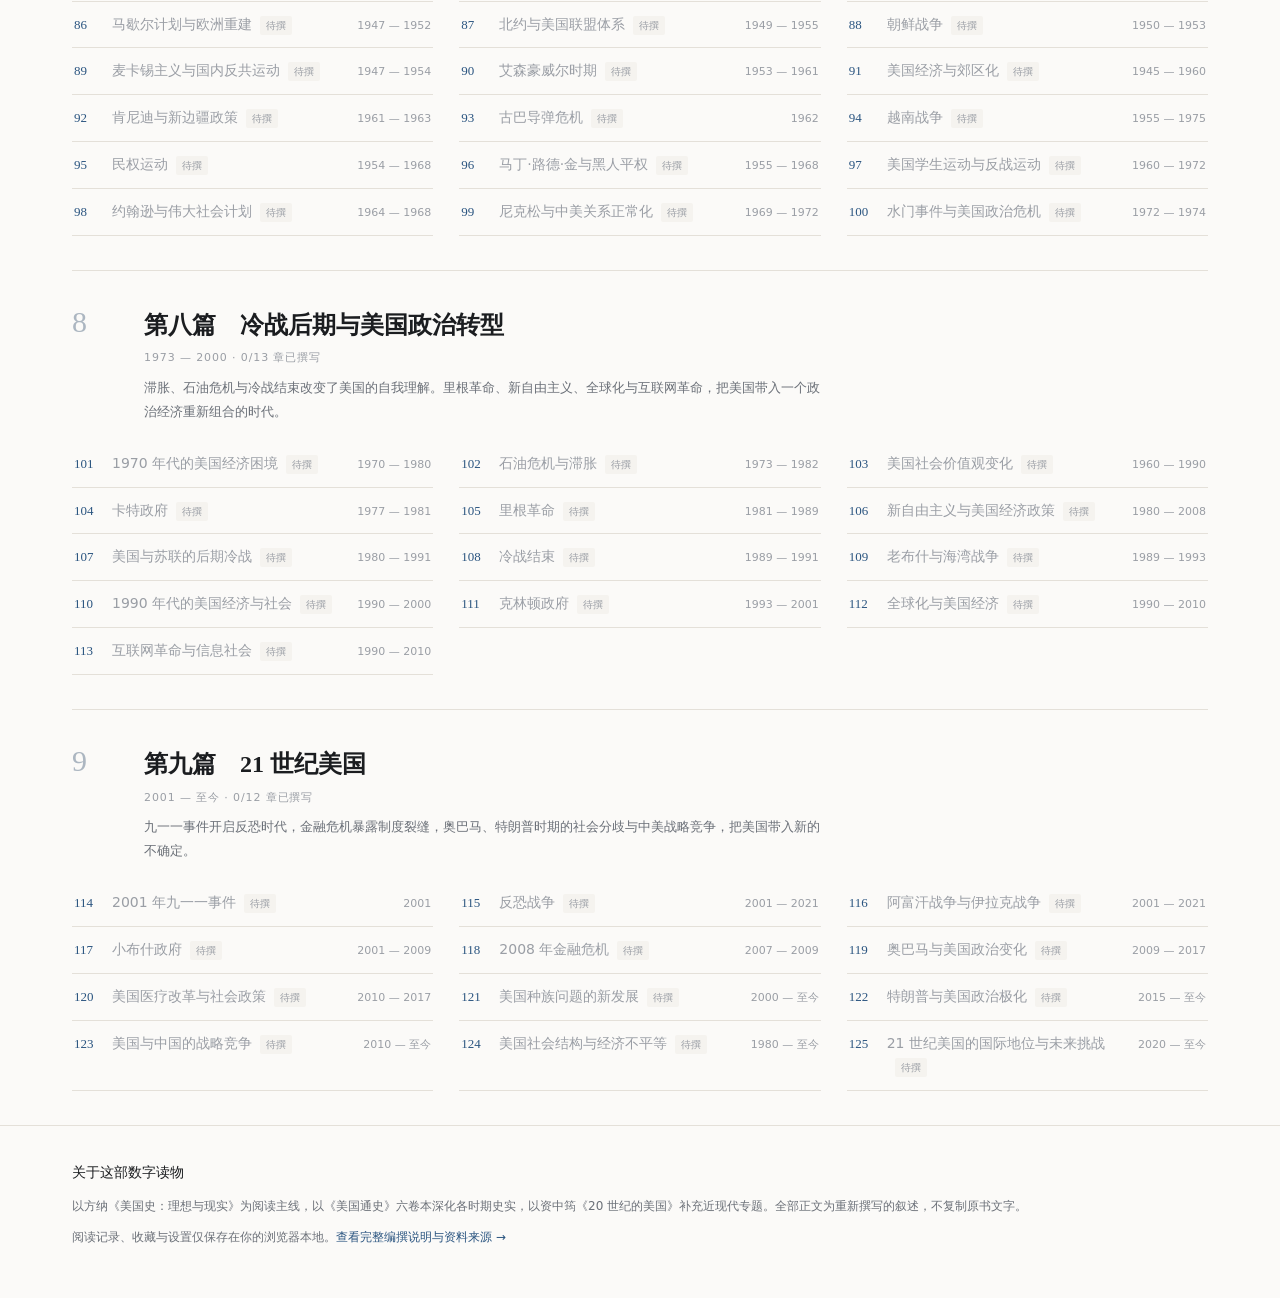
<file: toc.html>
<!DOCTYPE html>
<html lang="zh-CN">
<head><meta charset="UTF-8"><meta name="viewport" content="width=device-width, initial-scale=1.0">
<title>完整目录 · 美国史：理想与现实之间</title><link rel="stylesheet" href="css/style.css"></head>
<body>
<div class="wrap">
  <div class="toc-hero">
    <div class="eyebrow">全 9 篇 · 125 章</div>
    <h1>完整历史目录</h1>
    <p>这是全书的完整结构。标注"已撰写"的章节可点击进入正文；标注"待撰"的章节尚未完成，暂不可读。目录结构保持稳定，正文逐章补齐，不设空壳页面。</p>
  </div>
  <div id="tocRoot"></div>
</div>
<script src="js/data.js"></script>
<script src="js/core.js"></script>
<script>
(function(){
  var D=window.US_HISTORY, C=window.Core;
  C.renderHeader('toc'); C.renderFooter();
  document.getElementById('tocRoot').innerHTML = D.volumes.map(function(v){
    var ready=v.chapters.filter(function(c){return c.status==='ready';}).length;
    var lis=v.chapters.map(function(c){
      var ok=c.status==='ready';
      var badge=ok?'<span class="badge-ready">已撰写</span>':'<span class="badge-pending">待撰</span>';
      var inner='<span class="ch-no">'+c.id+'</span><span class="ch-title">'+c.title+badge+'</span><span class="ch-years">'+c.years+'</span>';
      return '<li>'+(ok?'<a href="'+C.chapterUrl(c.id)+'">'+inner+'</a>':'<span class="pending">'+inner+'</span>')+'</li>';
    }).join('');
    return '<section class="volume" id="v'+v.id+'"><div class="volume-head">'+
      '<div class="vol-num">'+v.id+'</div><div><h2>'+v.roman+'　'+v.title+'</h2>'+
      '<div class="v-meta">'+v.period+' · '+ready+'/'+v.chapters.length+' 章已撰写</div>'+
      '<p>'+v.summary+'</p></div></div><ul class="chapter-list">'+lis+'</ul></section>';
  }).join('');
})();
</script>
</body></html>
</file>
<file: css/style.css>
/* ============================================================
 * 美国历史数字读物 · 现代编辑风格样式
 * 设计原则：暖白底、充足留白、清晰字体层级、长文阅读优先。
 * 响应式：手机优先，桌面增强。
 * ============================================================ */

:root {
  --paper: #fbfaf8;
  --paper-2: #f5f3ef;
  --paper-3: #ebe7e0;
  --ink: #1b1d20;
  --ink-2: #3d4148;
  --ink-3: #6b7078;
  --ink-4: #9a9ea5;
  --navy: #1b3a5c;
  --navy-2: #2b5580;
  --navy-soft: #e8eef4;
  --accent: #9b2c2c;
  --rule: #e4e0d9;
  --rule-strong: #cfc9bf;

  --font-sans: "PingFang SC", "Microsoft YaHei", "Hiragino Sans GB", "Source Han Sans SC", "Noto Sans CJK SC", system-ui, sans-serif;
  --font-serif: "Songti SC", "STSong", "Source Han Serif SC", "Noto Serif CJK SC", "SimSun", Georgia, serif;

  /* 阅读设置（由 JS 写入 localStorage 后覆盖） */
  --reader-size: 18px;
  --reader-line: 1.9;
  --reader-width: 720px;
}

* { box-sizing: border-box; }
html { -webkit-text-size-adjust: 100%; scroll-behavior: smooth; }
body {
  margin: 0;
  background: var(--paper);
  color: var(--ink);
  font-family: var(--font-sans);
  font-size: 15px;
  line-height: 1.7;
  -webkit-font-smoothing: antialiased;
}
a { color: inherit; text-decoration: none; }
button { font-family: inherit; cursor: pointer; }
img { max-width: 100%; }

/* ---------- 通用布局 ---------- */
.wrap { max-width: 1180px; margin: 0 auto; padding: 0 22px; }
.narrow { max-width: 860px; margin: 0 auto; padding: 0 22px; }
.eyebrow {
  font-size: 11px; letter-spacing: .18em; text-transform: uppercase;
  color: var(--navy-2); font-weight: 700;
}
.muted { color: var(--ink-3); }
.tiny { font-size: 12px; }

/* ---------- 顶部导航 ---------- */
.site-header {
  position: sticky; top: 0; z-index: 50;
  background: rgba(251, 250, 248, .96);
  border-bottom: 1px solid var(--rule);
  backdrop-filter: saturate(1.2) blur(8px);
}
.site-header .wrap {
  height: 58px; display: flex; align-items: center; gap: 18px;
}
.brand { display: flex; align-items: baseline; gap: 10px; min-width: 0; }
.brand-mark {
  font-family: var(--font-serif); font-size: 19px; font-weight: 700;
  color: var(--navy); letter-spacing: .02em; white-space: nowrap;
}
.brand-sub { font-size: 11px; color: var(--ink-4); letter-spacing: .06em; white-space: nowrap; }
.nav-spacer { flex: 1; }
.nav-links { display: flex; gap: 22px; align-items: center; }
.nav-links a { font-size: 13px; color: var(--ink-2); }
.nav-links a:hover { color: var(--navy); }
.nav-links a.active { color: var(--navy); font-weight: 600; }
.icon-btn {
  border: 1px solid var(--rule); background: transparent; color: var(--ink-2);
  border-radius: 6px; padding: 6px 10px; font-size: 12px; line-height: 1;
}
.icon-btn:hover { border-color: var(--navy-2); color: var(--navy); }

.mobile-menu-btn { display: none; }
@media (max-width: 820px) {
  .brand-sub { display: none; }
  .nav-links { display: none; position: absolute; top: 58px; left: 0; right: 0;
    background: var(--paper); border-bottom: 1px solid var(--rule);
    flex-direction: column; align-items: stretch; gap: 0; padding: 8px 22px 14px; }
  .nav-links.open { display: flex; }
  .nav-links a { padding: 10px 0; border-bottom: 1px solid var(--rule); }
  .mobile-menu-btn { display: inline-block; }
}

/* ---------- 首页 Hero ---------- */
.hero { padding: 68px 0 46px; border-bottom: 1px solid var(--rule); }
.hero h1 {
  font-family: var(--font-serif); font-weight: 700;
  font-size: clamp(34px, 6vw, 62px); line-height: 1.22; letter-spacing: -.01em;
  margin: 14px 0 18px; max-width: 16em;
}
.hero h1 em { font-style: normal; color: var(--navy); }
.hero .lead {
  font-family: var(--font-serif); font-size: clamp(16px, 2.2vw, 20px);
  line-height: 1.85; color: var(--ink-2); max-width: 44em; margin: 0 0 26px;
}
.hero-meta { display: flex; flex-wrap: wrap; gap: 10px 18px; font-size: 12px; color: var(--ink-3); }
.hero-meta span { display: inline-flex; align-items: center; gap: 6px; }
.dot { width: 5px; height: 5px; border-radius: 50%; background: var(--navy-2); display: inline-block; }

.continue-card {
  margin-top: 30px; display: inline-flex; align-items: center; gap: 18px;
  border: 1px solid var(--rule-strong); border-left: 3px solid var(--navy);
  background: #fff; padding: 16px 20px; max-width: 100%;
}
.continue-card .c-label { font-size: 11px; color: var(--navy-2); letter-spacing: .08em; }
.continue-card .c-title { font-family: var(--font-serif); font-size: 17px; margin-top: 4px; }
.continue-card .c-arrow { color: var(--navy); font-size: 20px; }

/* ---------- 首页分区 ---------- */
.section { padding: 54px 0; border-bottom: 1px solid var(--rule); }
.section-head { display: flex; align-items: baseline; justify-content: space-between; gap: 14px; margin-bottom: 26px; }
.section-head h2 {
  font-family: var(--font-serif); font-size: clamp(22px, 3vw, 30px);
  font-weight: 700; margin: 0; letter-spacing: .01em;
}
.section-head .more { font-size: 12px; color: var(--navy-2); }

/* 时期导航 */
.period-grid { display: grid; grid-template-columns: repeat(auto-fill, minmax(320px, 1fr)); gap: 1px; background: var(--rule); border: 1px solid var(--rule); }
.period-item { background: var(--paper); padding: 22px 20px; transition: background .15s; }
.period-item:hover { background: #fff; }
.period-item .p-num { font-family: var(--font-serif); font-size: 13px; color: var(--navy-2); }
.period-item h3 { font-family: var(--font-serif); font-size: 19px; margin: 6px 0 4px; }
.period-item .p-years { font-size: 11px; color: var(--ink-4); letter-spacing: .06em; }
.period-item p { font-size: 13px; color: var(--ink-3); margin: 10px 0 0; line-height: 1.75; }

/* 时间轴 */
.timeline { position: relative; padding: 8px 0 4px; }
.timeline::before { content: ""; position: absolute; left: 76px; top: 0; bottom: 0; width: 1px; background: var(--rule-strong); }
.tl-row { display: flex; align-items: flex-start; gap: 18px; padding: 9px 0; position: relative; }
.tl-year { width: 58px; flex: none; text-align: right; font-family: var(--font-serif); font-size: 13px; color: var(--navy); padding-top: 1px; }
.tl-dot { position: absolute; left: 72px; top: 15px; width: 9px; height: 9px; border-radius: 50%; background: var(--paper); border: 2px solid var(--navy-2); }
.tl-row.ready .tl-dot { background: var(--navy-2); }
.tl-label { margin-left: 20px; font-size: 14px; color: var(--ink-2); }
.tl-label a:hover { color: var(--navy); text-decoration: underline; }
.tl-label .pending-label { color: var(--ink-4); }
@media (max-width: 620px) {
  .timeline::before { left: 62px; }
  .tl-year { width: 46px; font-size: 11px; }
  .tl-dot { left: 58px; }
  .tl-label { margin-left: 16px; font-size: 13px; }
}

/* 疆域变化示意 */
.territory-layout { display: grid; grid-template-columns: 1fr 1fr; gap: 30px; align-items: center; }
.territory-map { background: var(--paper-2); border: 1px solid var(--rule); padding: 14px; }
.territory-map svg { display: block; width: 100%; height: auto; }
.territory-list { display: flex; flex-direction: column; }
.t-item { padding: 11px 0 11px 16px; border-left: 2px solid var(--rule); cursor: pointer; }
.t-item.active { border-left-color: var(--navy); }
.t-item .t-year { font-family: var(--font-serif); font-size: 12px; color: var(--navy-2); }
.t-item .t-name { font-family: var(--font-serif); font-size: 15px; margin: 2px 0; }
.t-item .t-desc { font-size: 12px; color: var(--ink-3); line-height: 1.6; }
@media (max-width: 760px) { .territory-layout { grid-template-columns: 1fr; } }

/* 人物 / 事件 小卡 */
.chip-grid { display: flex; flex-wrap: wrap; gap: 10px; }
.chip { border: 1px solid var(--rule-strong); padding: 9px 14px; font-size: 13px; background: #fff; }
.chip:hover { border-color: var(--navy-2); }
.chip .chip-sub { color: var(--ink-4); font-size: 11px; margin-left: 6px; }

/* ---------- 目录页 ---------- */
.toc-hero { padding: 46px 0 28px; }
.toc-hero h1 { font-family: var(--font-serif); font-size: clamp(30px, 5vw, 44px); margin: 10px 0; }
.toc-hero p { font-family: var(--font-serif); color: var(--ink-2); max-width: 46em; line-height: 1.9; }
.volume { padding: 34px 0; border-top: 1px solid var(--rule); }
.volume-head { display: grid; grid-template-columns: 56px 1fr; gap: 16px; margin-bottom: 18px; }
.vol-num { font-family: var(--font-serif); font-size: 30px; color: var(--navy); opacity: .35; line-height: 1.1; }
.volume-head h2 { font-family: var(--font-serif); font-size: 24px; margin: 0 0 4px; }
.volume-head .v-meta { font-size: 11px; color: var(--ink-4); letter-spacing: .08em; }
.volume-head p { font-size: 13px; color: var(--ink-3); margin: 8px 0 0; line-height: 1.8; max-width: 52em; }
.chapter-list { display: grid; grid-template-columns: repeat(auto-fill, minmax(330px, 1fr)); gap: 0 26px; list-style: none; margin: 0; padding: 0; }
.chapter-list li { border-bottom: 1px solid var(--rule); }
.chapter-list a, .chapter-list .pending {
  display: flex; gap: 12px; padding: 11px 2px; font-size: 14px; align-items: baseline;
}
.chapter-list a:hover .ch-title { color: var(--navy); }
.chapter-list .ch-no { font-family: var(--font-serif); color: var(--navy-2); font-size: 13px; flex: none; width: 26px; }
.chapter-list .ch-title { flex: 1; }
.chapter-list .ch-years { font-size: 11px; color: var(--ink-4); flex: none; }
.badge-ready { display: inline-block; font-size: 10px; color: var(--navy); background: var(--navy-soft); padding: 1px 6px; border-radius: 2px; margin-left: 8px; }
.badge-pending { display: inline-block; font-size: 10px; color: var(--ink-4); background: var(--paper-2); padding: 1px 6px; border-radius: 2px; margin-left: 8px; }
.chapter-list .pending { color: var(--ink-4); cursor: default; }

/* ---------- 专题页 ---------- */
.theme-list { display: grid; grid-template-columns: repeat(auto-fill, minmax(320px, 1fr)); gap: 1px; background: var(--rule); border: 1px solid var(--rule); }
.theme-item { background: var(--paper); padding: 24px 20px; }
.theme-item .th-no { font-family: var(--font-serif); font-size: 12px; color: var(--navy-2); }
.theme-item h3 { font-family: var(--font-serif); font-size: 19px; margin: 6px 0 8px; }
.theme-item p { font-size: 13px; color: var(--ink-3); line-height: 1.75; margin: 0 0 12px; }
.theme-item .th-links { display: flex; flex-wrap: wrap; gap: 6px; }
.theme-item .th-links a { font-size: 11px; border-bottom: 1px solid var(--rule-strong); padding-bottom: 1px; }
.theme-item .th-links a:hover { color: var(--navy); border-color: var(--navy); }
.theme-item .th-links .off { color: var(--ink-4); border-bottom-color: transparent; }

/* ---------- 索引页 ---------- */
.index-group-title { font-family: var(--font-serif); font-size: 22px; margin: 32px 0 14px; }
.index-card { border-bottom: 1px solid var(--rule); padding: 18px 0; display: grid; grid-template-columns: 120px 1fr; gap: 18px; }
.index-card .ix-name { font-family: var(--font-serif); font-size: 18px; }
.index-card .ix-en { font-size: 11px; color: var(--ink-4); }
.index-card .ix-role { font-size: 12px; color: var(--navy-2); margin-top: 5px; }
.index-card p { font-size: 13px; color: var(--ink-3); margin: 0 0 8px; line-height: 1.75; }
.index-card .ix-links { display: flex; flex-wrap: wrap; gap: 8px; font-size: 11px; }
.index-card .ix-links a { color: var(--navy-2); border-bottom: 1px solid var(--rule-strong); }
@media (max-width: 620px) { .index-card { grid-template-columns: 1fr; gap: 6px; } }

/* ---------- 阅读页 ---------- */
.reader-shell { display: grid; grid-template-columns: 232px minmax(0, 1fr) 60px; gap: 40px; max-width: 1280px; margin: 0 auto; padding: 30px 26px 80px; }
.reader-aside { position: sticky; top: 84px; align-self: start; max-height: calc(100vh - 110px); overflow-y: auto; font-size: 12px; }
.reader-aside h4 { font-size: 11px; letter-spacing: .12em; color: var(--ink-4); text-transform: uppercase; margin: 0 0 10px; }
.reader-aside .ra-volume { font-family: var(--font-serif); font-size: 14px; color: var(--navy); margin: 0 0 14px; line-height: 1.5; }
.toc-mini { list-style: none; padding: 0; margin: 0 0 20px; }
.toc-mini li { padding: 5px 0; border-left: 2px solid var(--rule); padding-left: 10px; color: var(--ink-3); line-height: 1.5; }
.toc-mini li.active { border-left-color: var(--navy); color: var(--navy); font-weight: 600; }
.toc-mini a:hover { color: var(--navy); }
.aside-block { border-top: 1px solid var(--rule); padding-top: 14px; margin-top: 18px; }
.aside-block a { display: block; padding: 4px 0; color: var(--ink-3); }
.aside-block a:hover { color: var(--navy); }
.aside-tools { display: flex; flex-direction: column; gap: 6px; }
.aside-tools button { text-align: left; border: 1px solid var(--rule); background: #fff; padding: 7px 9px; font-size: 12px; color: var(--ink-2); }
.aside-tools button:hover { border-color: var(--navy-2); color: var(--navy); }
.aside-tools button.active { background: var(--navy-soft); border-color: var(--navy-2); color: var(--navy); }

.reader-main { min-width: 0; }
.article-head { border-bottom: 1px solid var(--rule); padding-bottom: 24px; margin-bottom: 30px; }
.article-head .ah-crumb { font-size: 11px; color: var(--ink-4); letter-spacing: .05em; }
.article-head .ah-crumb a:hover { color: var(--navy); }
.article-head h1 { font-family: var(--font-serif); font-size: clamp(28px, 4.5vw, 42px); line-height: 1.3; margin: 12px 0; letter-spacing: -.005em; }
.article-head .ah-years { font-family: var(--font-serif); font-size: 13px; color: var(--navy-2); }
.article-head .ah-meta { font-size: 12px; color: var(--ink-4); margin-top: 12px; display: flex; gap: 14px; flex-wrap: wrap; }

.article-body {
  max-width: var(--reader-width);
  font-family: var(--font-serif);
  font-size: var(--reader-size);
  line-height: var(--reader-line);
  color: var(--ink);
}
.article-body p { margin: 0 0 1.15em; text-align: justify; }
.article-body h2 {
  font-size: 1.32em; margin: 2.2em 0 .9em; line-height: 1.5;
  color: var(--ink); border-left: 3px solid var(--navy); padding-left: 14px;
}
.article-body h3 { font-size: 1.12em; margin: 1.8em 0 .7em; line-height: 1.5; color: var(--navy); }
.article-body .lead-para { font-size: 1.06em; color: var(--ink-2); }
.article-body .pullquote {
  margin: 1.8em 0; padding: 14px 0 14px 20px; border-left: 3px solid var(--navy-2);
  font-size: 1.06em; color: var(--navy); line-height: 1.75;
}
.article-body .figure-note { font-family: var(--font-sans); font-size: 12px; color: var(--ink-3); line-height: 1.7; margin: .6em 0 2em; }
.article-body .inline-note { font-family: var(--font-sans); font-size: .78em; color: var(--ink-3); }
.article-body a.ch-link { color: var(--navy-2); border-bottom: 1px solid var(--rule-strong); }
.article-body a.ch-link:hover { border-color: var(--navy); }
.article-body .editor-note {
  font-family: var(--font-sans); font-size: 13px; line-height: 1.8;
  background: var(--paper-2); border: 1px solid var(--rule); padding: 16px 18px; margin: 2.4em 0 0;
}
.article-body .editor-note b { color: var(--navy); }

.article-foot { max-width: var(--reader-width); margin-top: 46px; border-top: 1px solid var(--rule); padding-top: 22px; }
.chapter-nav { display: flex; justify-content: space-between; gap: 16px; }
.chapter-nav a { flex: 1; max-width: 48%; }
.chapter-nav .cn-prev, .chapter-nav .cn-next { border: 1px solid var(--rule); padding: 14px 16px; background: #fff; }
.chapter-nav a:hover .cn-box { border-color: var(--navy-2); }
.cn-label { font-size: 11px; color: var(--ink-4); }
.cn-title { font-family: var(--font-serif); font-size: 15px; margin-top: 4px; line-height: 1.5; }
.cn-next { text-align: right; }

.reader-tools-rail { position: sticky; top: 84px; align-self: start; display: flex; flex-direction: column; gap: 10px; }
.reader-tools-rail button {
  width: 40px; height: 40px; border: 1px solid var(--rule); background: #fff;
  border-radius: 50%; font-size: 14px; color: var(--ink-2);
}
.reader-tools-rail button:hover { border-color: var(--navy-2); color: var(--navy); }

/* 设置抽屉 */
.settings-panel {
  position: fixed; top: 0; right: 0; bottom: 0; width: 320px; max-width: 90vw;
  background: var(--paper); border-left: 1px solid var(--rule); z-index: 80;
  padding: 24px; transform: translateX(105%); transition: transform .22s ease;
  box-shadow: -8px 0 30px rgba(0,0,0,.06); overflow-y: auto;
}
.settings-panel.open { transform: translateX(0); }
.settings-panel h3 { font-family: var(--font-serif); font-size: 19px; margin: 0 0 20px; }
.setting-row { margin-bottom: 22px; }
.setting-row label { display: flex; justify-content: space-between; font-size: 13px; margin-bottom: 8px; }
.setting-row input[type=range] { width: 100%; }
.setting-row .val { color: var(--navy); font-family: var(--font-serif); }
.settings-note { font-size: 12px; color: var(--ink-3); line-height: 1.7; border-top: 1px solid var(--rule); padding-top: 14px; }
.overlay { position: fixed; inset: 0; background: rgba(27,29,32,.28); z-index: 70; opacity: 0; pointer-events: none; transition: opacity .2s; }
.overlay.show { opacity: 1; pointer-events: auto; }

@media (max-width: 1040px) {
  .reader-shell { grid-template-columns: 200px minmax(0, 1fr); gap: 28px; }
  .reader-tools-rail { display: none; }
}
@media (max-width: 760px) {
  .reader-shell { display: block; padding: 20px 18px 60px; }
  .reader-aside { display: none; }
  .reader-aside.open { display: block; position: static; max-height: none; border-bottom: 1px solid var(--rule); padding-bottom: 16px; margin-bottom: 20px; }
  .mobile-toc-btn { display: inline-block !important; }
  .article-body { font-size: var(--reader-size); }
}
.mobile-toc-btn { display: none; margin-bottom: 14px; }

/* ---------- 搜索 ---------- */
.search-panel { position: fixed; top: 0; left: 0; right: 0; z-index: 90; background: var(--paper); border-bottom: 1px solid var(--rule); padding: 18px 22px; transform: translateY(-105%); transition: transform .22s; box-shadow: 0 8px 24px rgba(0,0,0,.05); }
.search-panel.open { transform: translateY(0); }
.search-inner { max-width: 760px; margin: 0 auto; }
.search-input-row { display: flex; gap: 10px; }
.search-input-row input { flex: 1; border: 1px solid var(--rule-strong); background: #fff; padding: 11px 13px; font-size: 15px; font-family: inherit; outline: none; }
.search-input-row input:focus { border-color: var(--navy-2); }
.search-results { max-height: 54vh; overflow-y: auto; margin-top: 14px; }
.search-result { padding: 12px 0; border-bottom: 1px solid var(--rule); }
.search-result .sr-title { font-family: var(--font-serif); font-size: 16px; color: var(--navy); }
.search-result .sr-snippet { font-size: 12px; color: var(--ink-3); line-height: 1.7; margin-top: 4px; }
.search-empty { color: var(--ink-4); font-size: 13px; padding: 20px 0; }

/* ---------- 页脚 ---------- */
.site-footer { border-top: 1px solid var(--rule); padding: 34px 0 50px; font-size: 12px; color: var(--ink-3); line-height: 1.9; }
.site-footer a { color: var(--navy-2); }
.site-footer .foot-title { font-family: var(--font-serif); font-size: 14px; color: var(--ink); margin-bottom: 8px; }

/* ---------- 构建说明区 ---------- */
.build-note { font-size: 12px; color: var(--ink-3); line-height: 1.85; }
.build-note p { margin: 0 0 8px; }
.build-note ol { padding-left: 18px; margin: 8px 0; }
</file>
